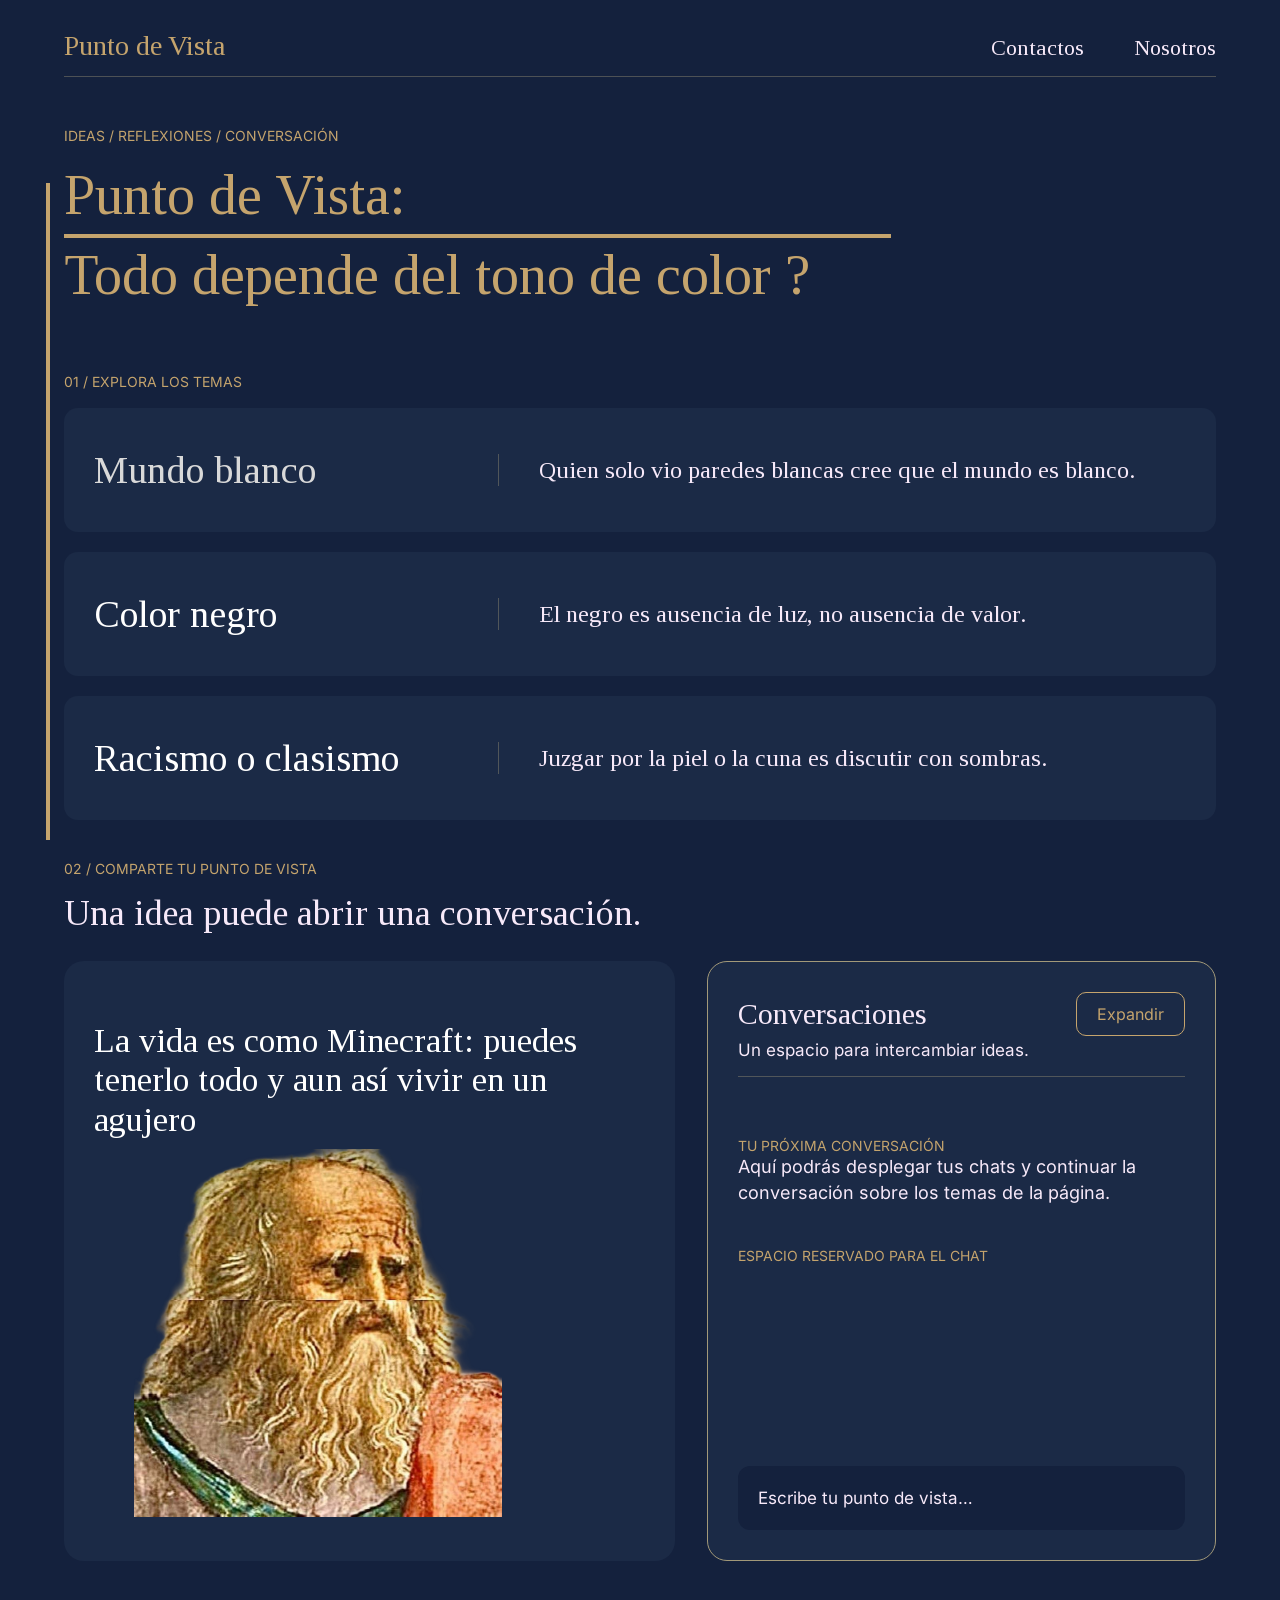
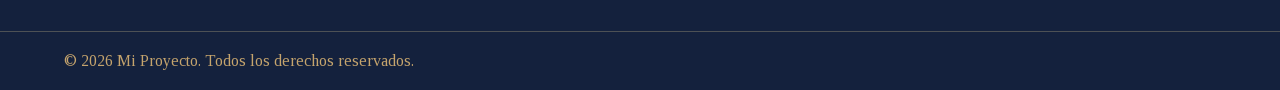
<file: index.html>
<!DOCTYPE html>
<html lang="es">
<head>
  <meta charset="UTF-8">
  <meta name="viewport" content="width=device-width, initial-scale=1">
  <title>Punto de Vista</title>
  <meta name="description" content="Punto de Vista: ¿todo depende del tono de color? Ideas, reflexiones y conversación desde la filosofía clásica.">
  <link rel="stylesheet" href="css/styles.css">
</head>
<body>
  <div class="contenedor">
    <nav class="nav" aria-label="Principal">
      <a class="marca" href="index.html">Punto de Vista</a>
      <ul>
        <li><a href="contactos.html">Contactos</a></li>
        <li><a href="nosotros.html">Nosotros</a></li>
      </ul>
    </nav>

    <main>
      <div class="eje">
        <header class="hero">
          <span class="etiqueta">Ideas / Reflexiones / Conversación</span>
          <h1><span class="l1">Punto de Vista:</span> Todo depende del tono de color ?</h1>
        </header>

        <section class="seccion" aria-labelledby="s1">
          <span class="etiqueta" id="s1">01 / Explora los temas</span>
          <div class="temas">
            <article class="tema">
              <a class="boton" href="mundo-blanco.html">Mundo blanco</a>
              <p>Quien solo vio paredes blancas cree que el mundo es blanco.</p>
            </article>
            <article class="tema">
              <a class="boton" href="color-negro.html">Color negro</a>
              <p>El negro es ausencia de luz, no ausencia de valor.</p>
            </article>
            <article class="tema">
              <a class="boton" href="racismo-clasismo.html">Racismo o clasismo</a>
              <p>Juzgar por la piel o la cuna es discutir con sombras.</p>
            </article>
          </div>
        </section>
      </div>

      <section class="seccion" aria-labelledby="s2">
          <span class="etiqueta" id="s2">02 / Comparte tu punto de vista</span>
          <h2 class="lema">Una idea puede abrir una conversación.</h2>

          <div class="dos-paneles">
            <!-- Reflexión destacada -->
            <div class="panel">
              <div class="carrusel" aria-label="Para reflexionar">
                <div class="slide activa">
                  <p>La vida es como Minecraft: puedes tenerlo todo y aun así vivir en un agujero</p>
                  <div class="imagen"><img src="img/filosofo.png" alt="Rostro de un filósofo antiguo"></div>
                </div>
                <div class="slide">
                  <p>El ser humano es el único animal que paga por existir</p>
                  <div class="imagen"><img src="img/filosofo.png" alt="Rostro de un filósofo antiguo"></div>
                </div>

                <div class="slide">
                  <p>¿Y si quienes gobiernan nuestra aldea no son los más preparados?</p>
                  <div class="imagen"><img src="img/filosofo.png" alt="Rostro de un filósofo antiguo"></div>
                </div>
              </div>
            </div>

            <!-- Chats · espacio para expansión -->
            <div class="panel chats" id="chats">
              <div class="chats-cab">
                <h2>Conversaciones</h2>
                <button class="btn-expandir" id="btn-chats" type="button" aria-expanded="false" aria-controls="chats">Expandir</button>
              </div>
              <p class="sub">Un espacio para intercambiar ideas.</p>

              <div class="chats-cuerpo">
                <span class="etiqueta">Tu próxima conversación</span>
                <p>Aquí podrás desplegar tus chats y continuar la conversación sobre los temas de la página.</p>
                <span class="etiqueta reservado">Espacio reservado para el chat</span>
                <a class="entrada" href="chats.html">Escribe tu punto de vista…</a>
              </div>
            </div>
          </div>
        </section>
      </main>
  </div>

  <footer class="pie linea">
    <span class="copy">© 2026 Mi Proyecto. Todos los derechos reservados.</span>
  </footer>

  <script src="js/main.js"></script>
</body>
</html>
</file>
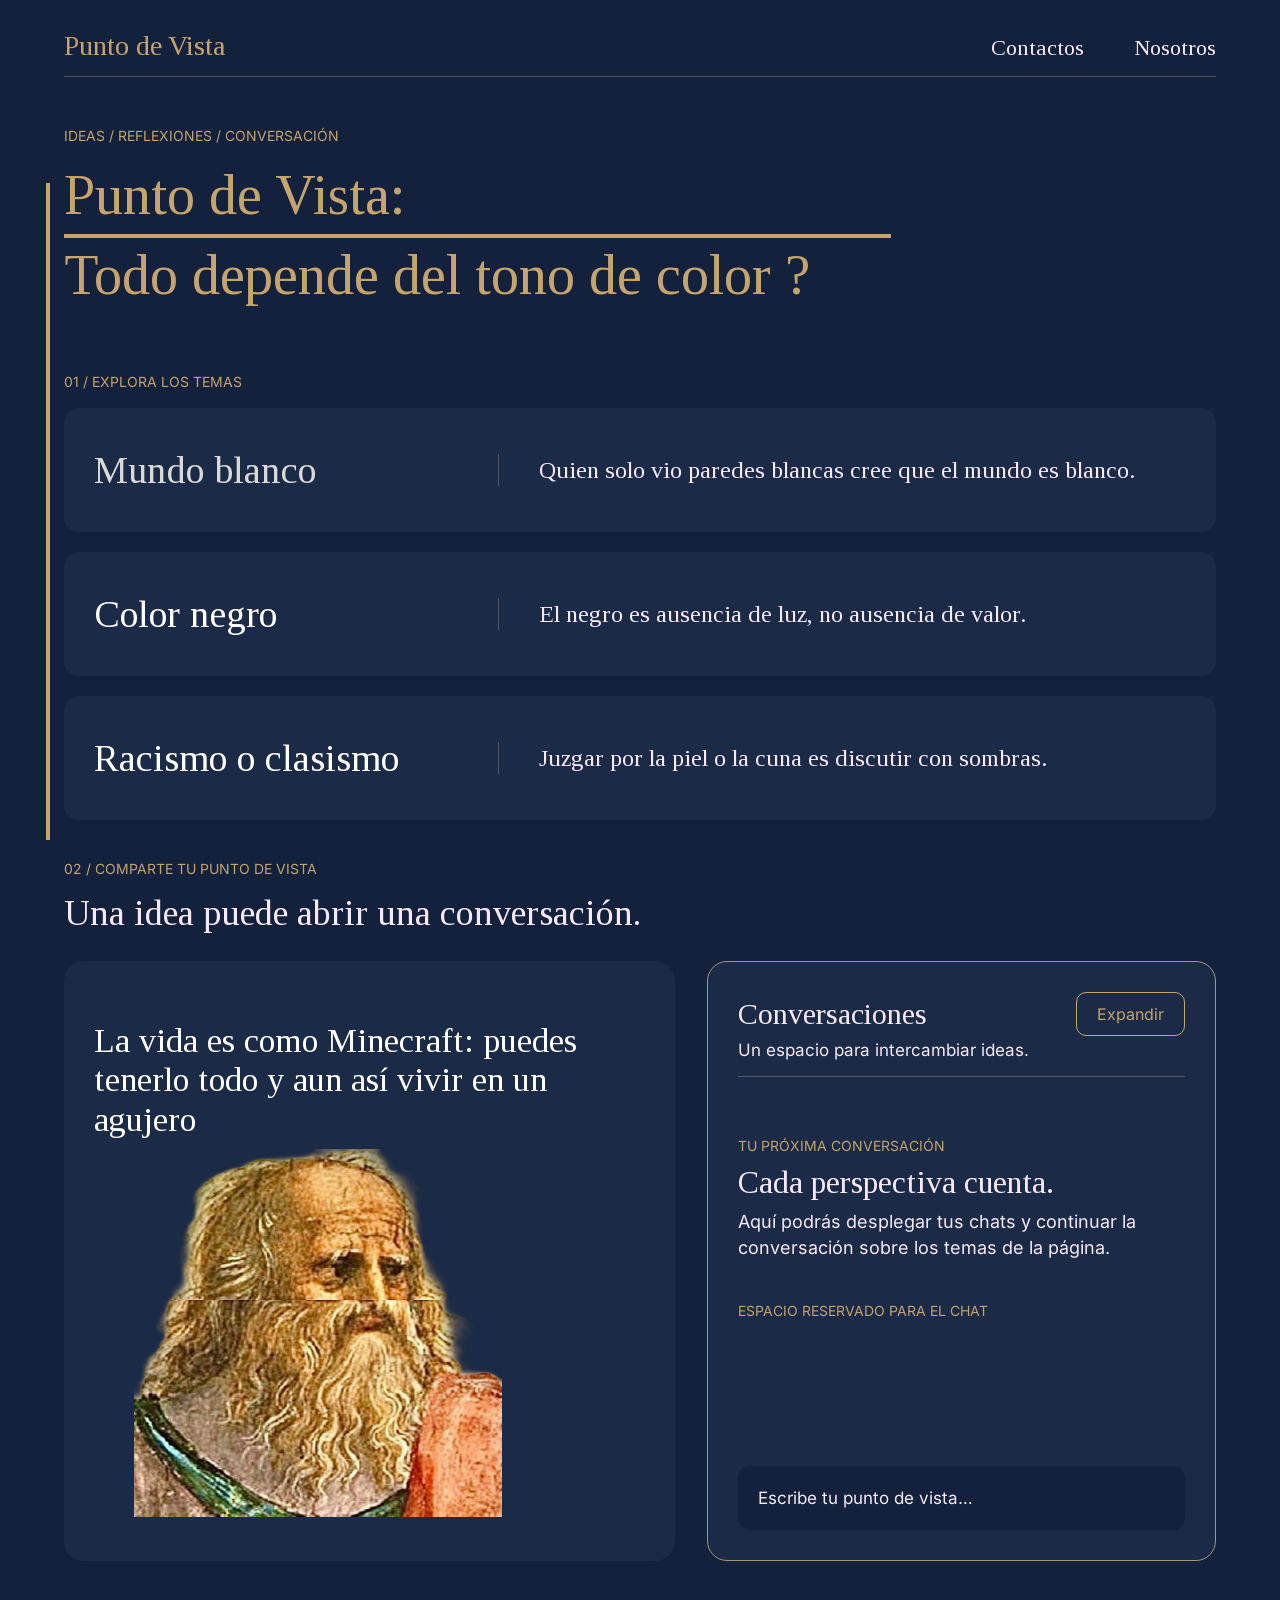
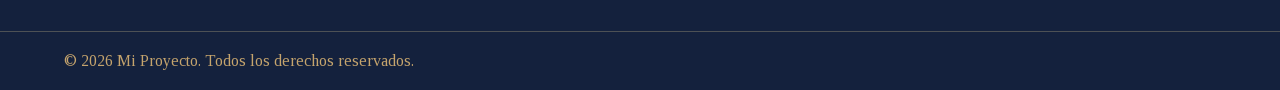
<file: pages/index.html>
<!DOCTYPE html>
<html lang="es">
<head>
  <meta charset="UTF-8">
  <meta name="viewport" content="width=device-width, initial-scale=1">
  <title>Punto de Vista</title>
  <meta name="description" content="Punto de Vista: ¿todo depende del tono de color? Ideas, reflexiones y conversación desde la filosofía clásica.">
  <link rel="stylesheet" href="css/styles.css">
</head>
<body>
  <div class="contenedor">
    <nav class="nav" aria-label="Principal">
      <a class="marca" href="index.html">Punto de Vista</a>
      <ul>
        <li><a href="contactos.html">Contactos</a></li>
        <li><a href="nosotros.html">Nosotros</a></li>
      </ul>
    </nav>

    <main>
      <div class="eje">
        <header class="hero">
          <span class="etiqueta">Ideas / Reflexiones / Conversación</span>
          <h1><span class="l1">Punto de Vista:</span> Todo depende del tono de color ?</h1>
        </header>

        <section class="seccion" aria-labelledby="s1">
          <span class="etiqueta" id="s1">01 / Explora los temas</span>
          <div class="temas">
            <article class="tema">
              <a class="boton" href="mundo-blanco.html">Mundo blanco</a>
              <p>Quien solo vio paredes blancas cree que el mundo es blanco.</p>
            </article>
            <article class="tema">
              <a class="boton" href="color-negro.html">Color negro</a>
              <p>El negro es ausencia de luz, no ausencia de valor.</p>
            </article>
            <article class="tema">
              <a class="boton" href="racismo-clasismo.html">Racismo o clasismo</a>
              <p>Juzgar por la piel o la cuna es discutir con sombras.</p>
            </article>
          </div>
        </section>
      </div>

      <section class="seccion" aria-labelledby="s2">
          <span class="etiqueta" id="s2">02 / Comparte tu punto de vista</span>
          <h2 class="lema">Una idea puede abrir una conversación.</h2>

          <div class="dos-paneles">
            <!-- Reflexión destacada -->
            <div class="panel">
              <div class="carrusel" aria-label="Para reflexionar">
                <div class="slide activa">
                  <p>La vida es como Minecraft: puedes tenerlo todo y aun así vivir en un agujero</p>
                  <div class="imagen"><img src="img/filosofo.png" alt="Rostro de un filósofo antiguo"></div>
                </div>
                <div class="slide">
                  <p>El ser humano es el único animal que paga por existir</p>
                  <div class="imagen"><img src="img/filosofo.png" alt="Rostro de un filósofo antiguo"></div>
                </div>

                <div class="slide">
                  <p>¿Y si quienes gobiernan nuestra aldea no son los más preparados?</p>
                  <div class="imagen"><img src="img/filosofo.png" alt="Rostro de un filósofo antiguo"></div>
                </div>
              </div>
            </div>

            <!-- Chats · espacio para expansión -->
            <div class="panel chats" id="chats">
              <div class="chats-cab">
                <h2>Conversaciones</h2>
                <button class="btn-expandir" id="btn-chats" type="button" aria-expanded="false" aria-controls="chats">Expandir</button>
              </div>
              <p class="sub">Un espacio para intercambiar ideas.</p>

              <div class="chats-cuerpo">
                <span class="etiqueta">Tu próxima conversación</span>
                <h3>Cada perspectiva cuenta.</h3>
                <p>Aquí podrás desplegar tus chats y continuar la conversación sobre los temas de la página.</p>
                <span class="etiqueta reservado">Espacio reservado para el chat</span>
                <div class="entrada" role="note">Escribe tu punto de vista…</div>
              </div>
            </div>
          </div>
        </section>
      </main>
  </div>

  <footer class="pie linea">
    <span class="copy">© 2026 Mi Proyecto. Todos los derechos reservados.</span>
  </footer>

  <script src="js/main.js"></script>
</body>
</html>
</file>
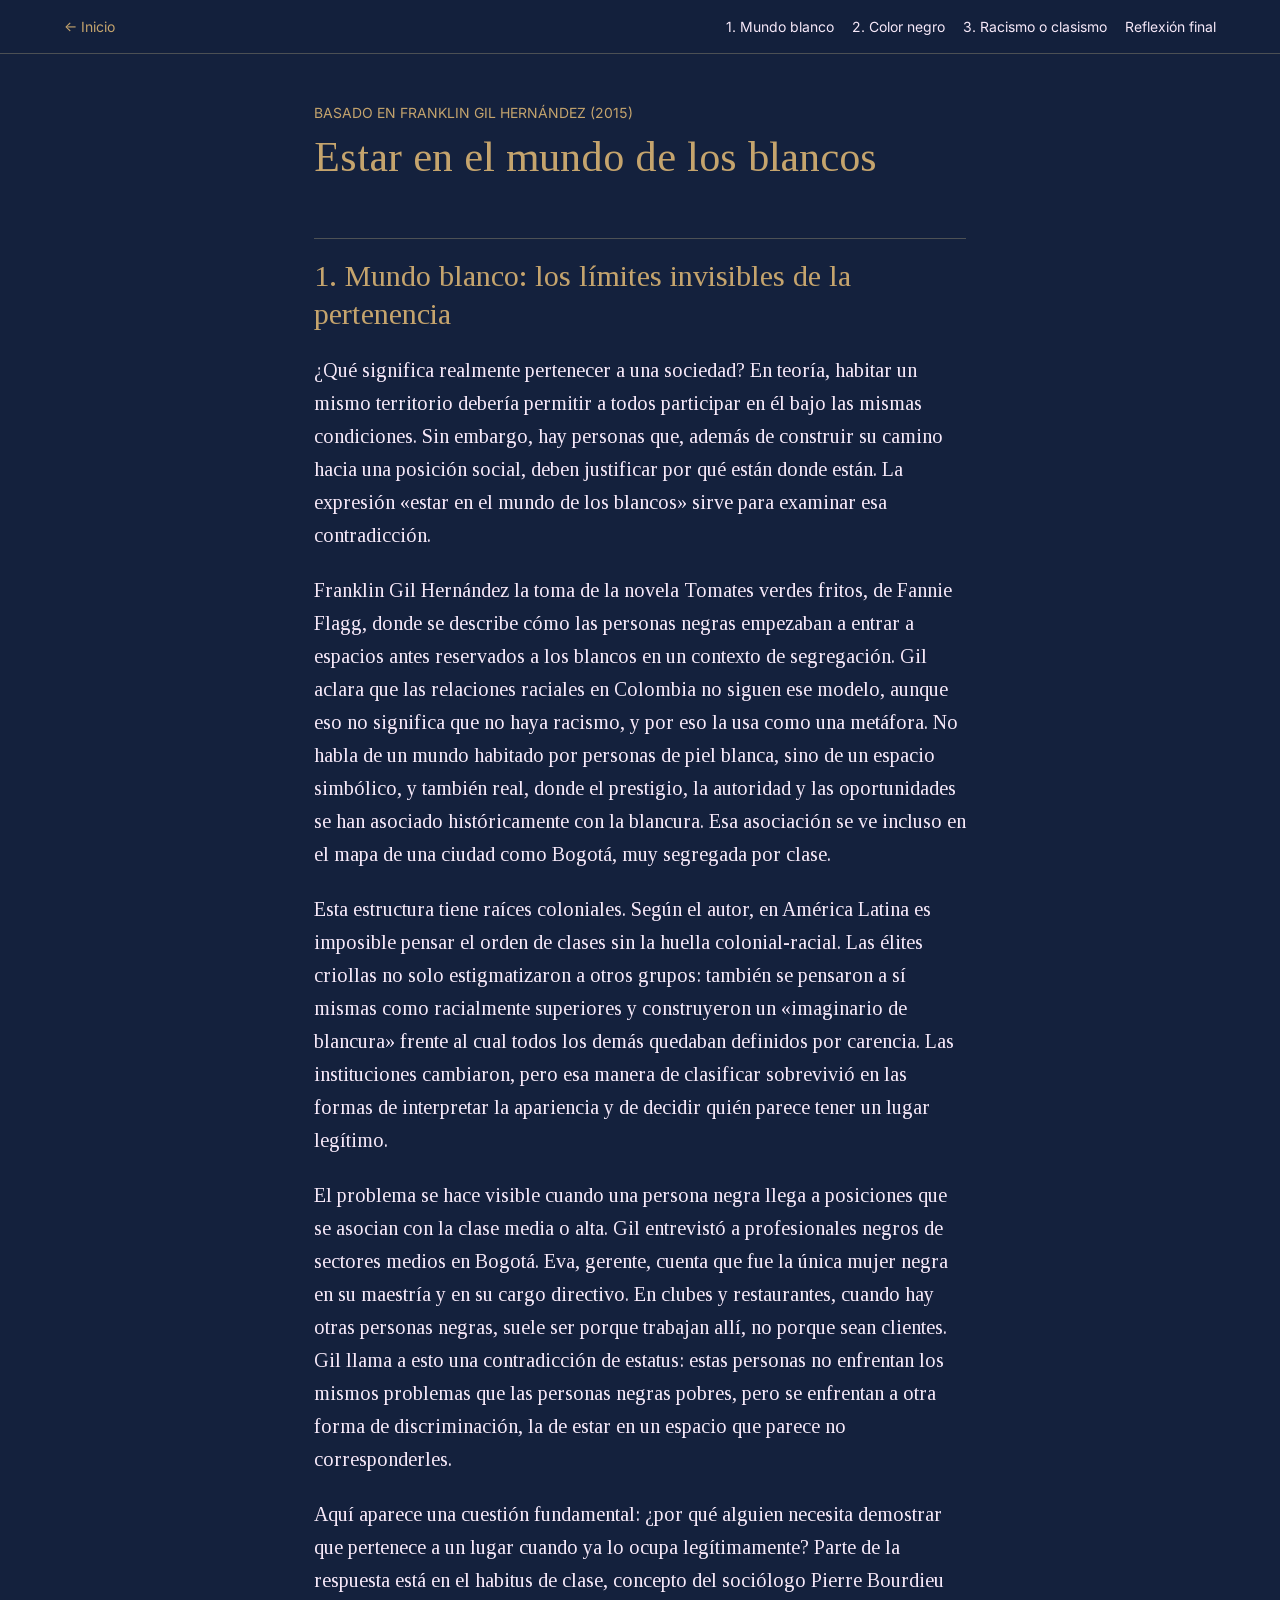
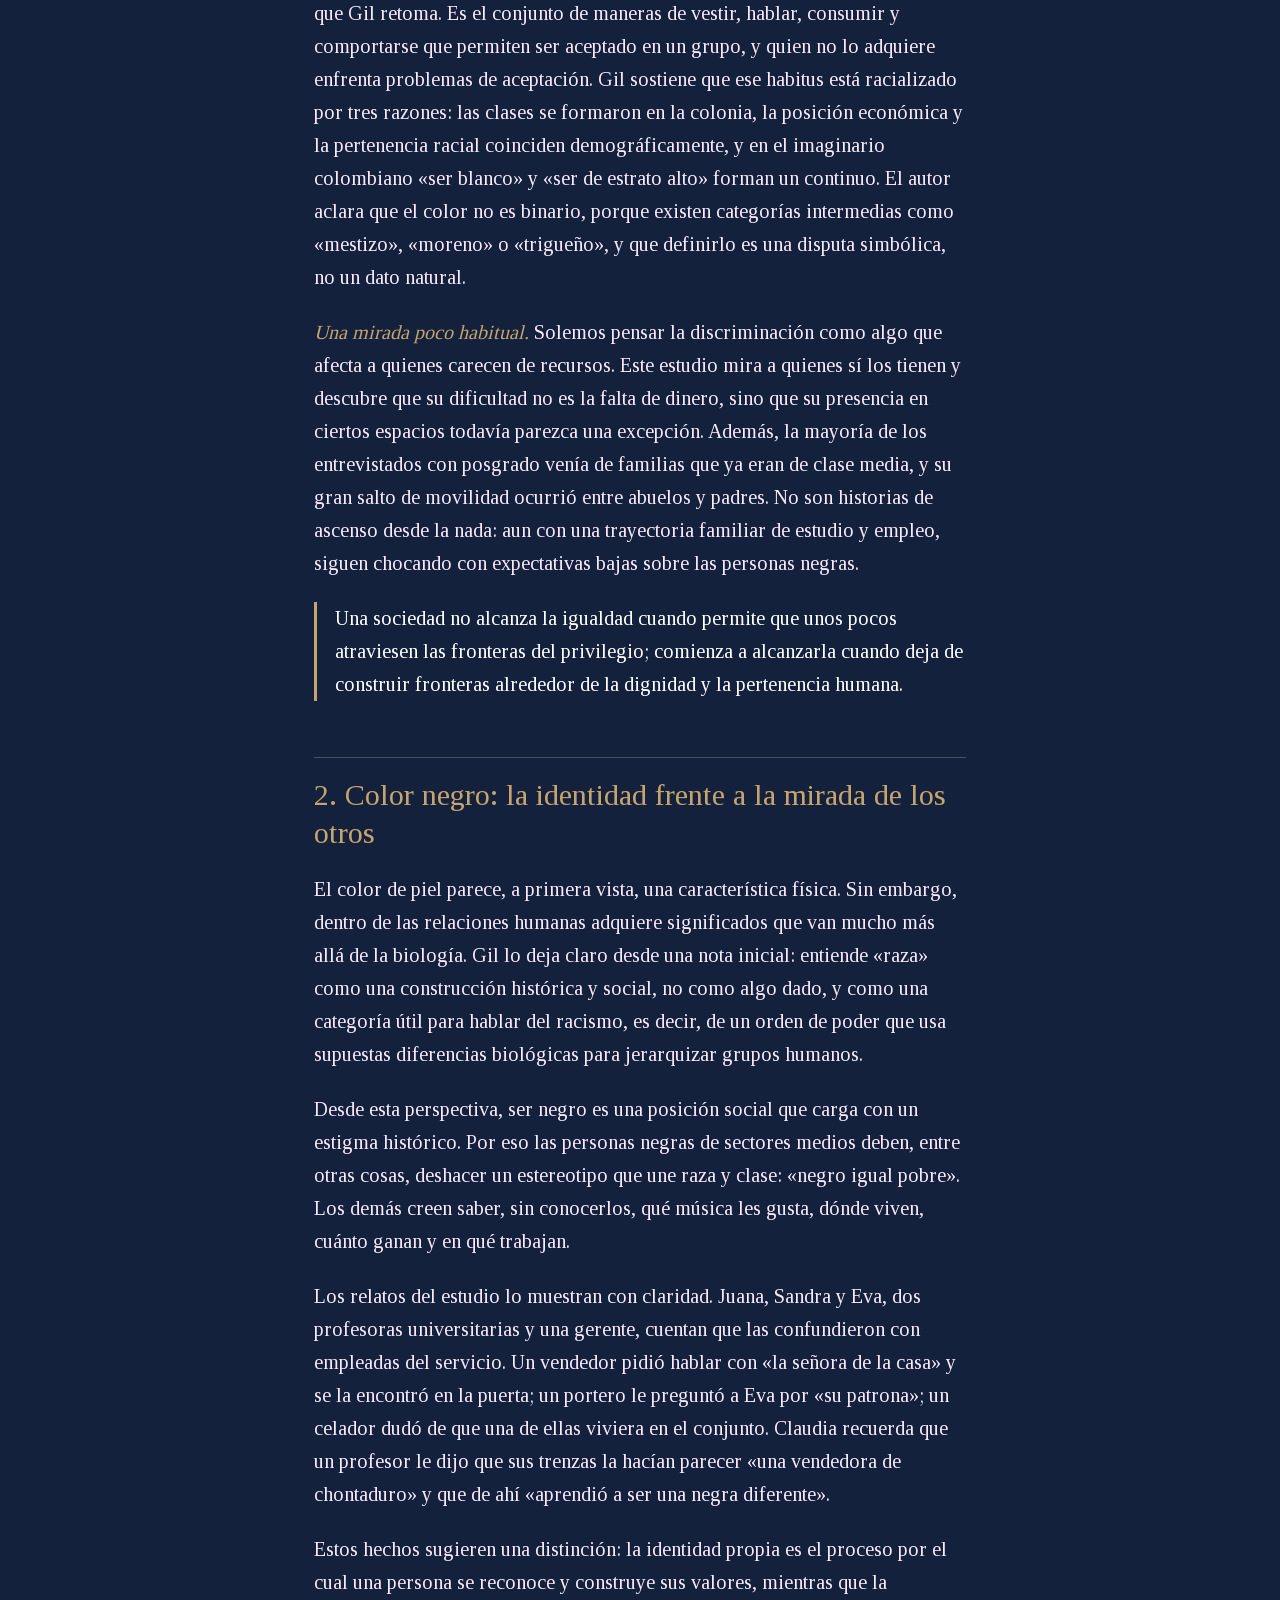
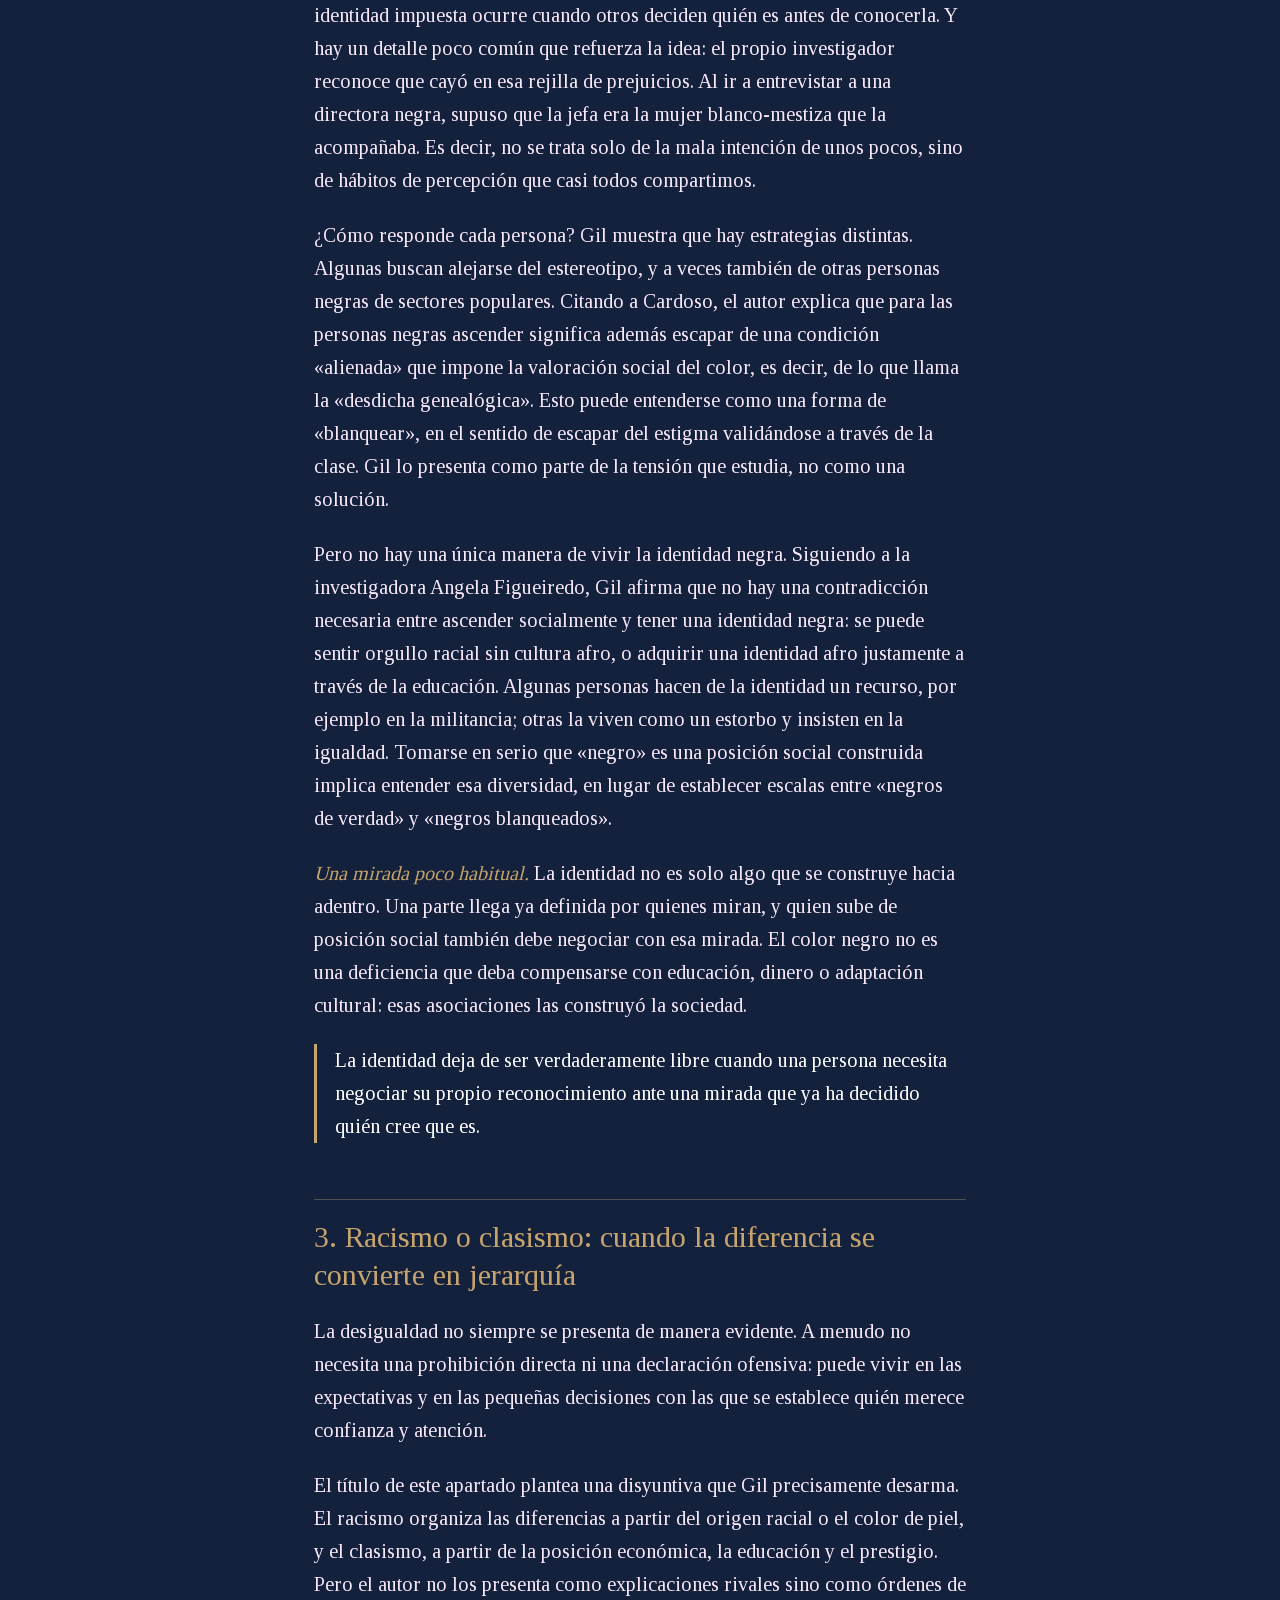
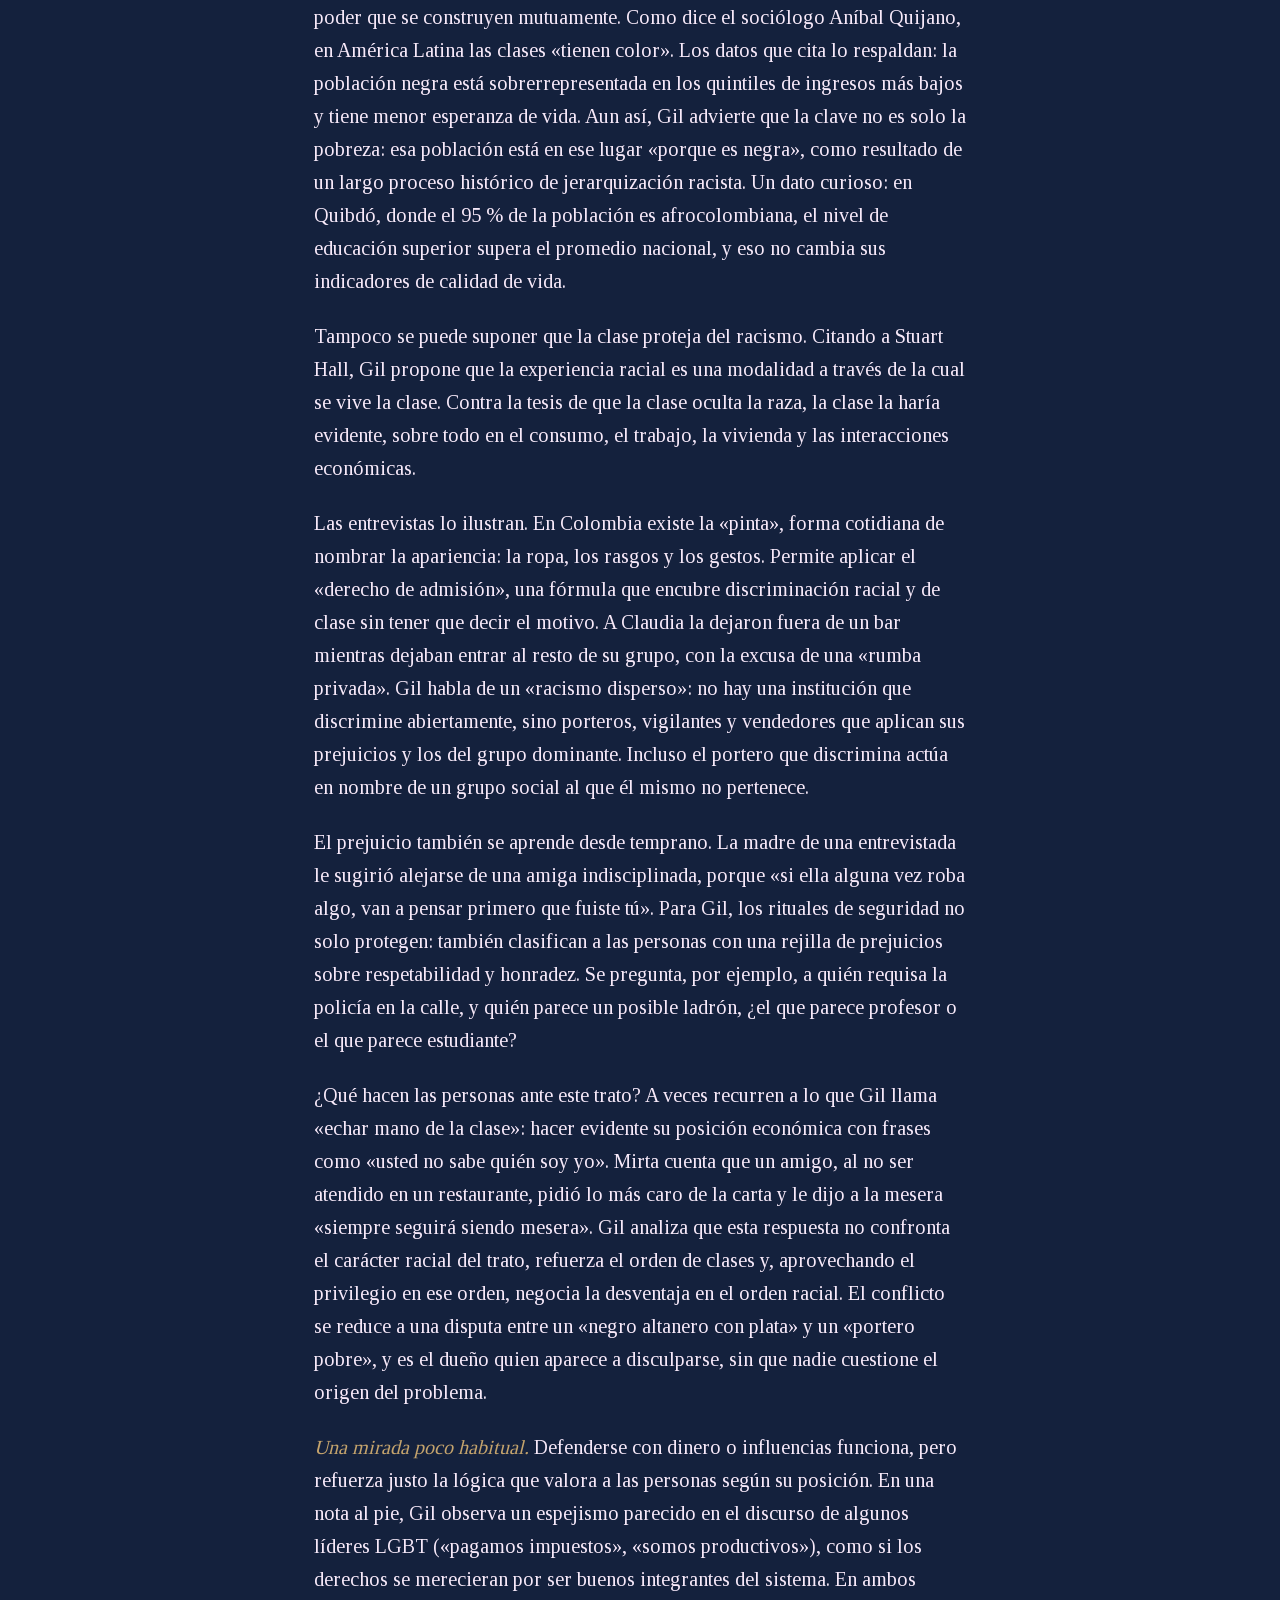
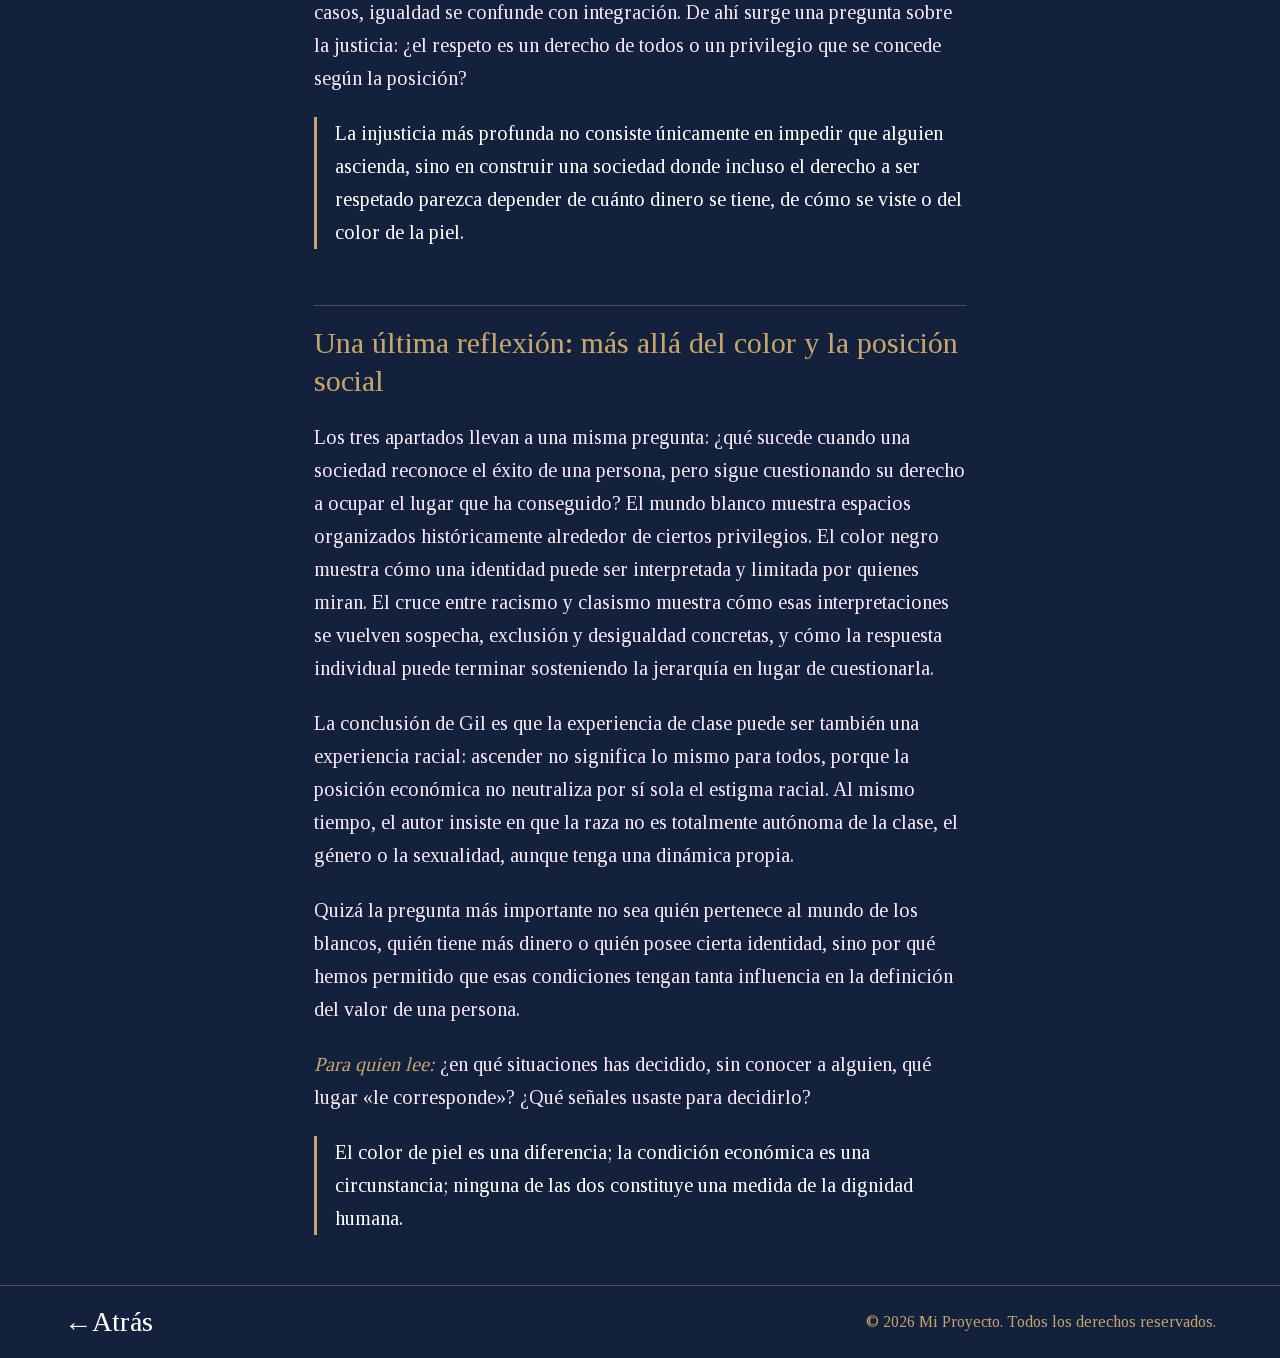
<file: articulo.html>
<!DOCTYPE html>
<html lang="es">
<head>
  <meta charset="UTF-8">
  <meta name="viewport" content="width=device-width, initial-scale=1">
  <title>Artículo · Punto de Vista</title>
  <link rel="stylesheet" href="css/styles.css">
</head>
<body>
  <nav class="indice" aria-label="Índice del artículo">
    <a class="inicio" href="index.html">← Inicio</a>
    <a href="#mundo-blanco">1. Mundo blanco</a>
    <a href="#color-negro">2. Color negro</a>
    <a href="#racismo-clasismo">3. Racismo o clasismo</a>
    <a href="#reflexion-final">Reflexión final</a>
  </nav>

  <main>
    <article class="articulo contenedor">
      <span class="autor">Basado en Franklin Gil Hernández (2015)</span>
      <h1>Estar en el mundo de los blancos</h1>

      <h2 id="mundo-blanco">1. Mundo blanco: los límites invisibles de la pertenencia</h2>
      <p>¿Qué significa realmente pertenecer a una sociedad? En teoría, habitar un mismo territorio debería permitir a todos participar en él bajo las mismas condiciones. Sin embargo, hay personas que, además de construir su camino hacia una posición social, deben justificar por qué están donde están. La expresión «estar en el mundo de los blancos» sirve para examinar esa contradicción.</p>
      <p>Franklin Gil Hernández la toma de la novela Tomates verdes fritos, de Fannie Flagg, donde se describe cómo las personas negras empezaban a entrar a espacios antes reservados a los blancos en un contexto de segregación. Gil aclara que las relaciones raciales en Colombia no siguen ese modelo, aunque eso no significa que no haya racismo, y por eso la usa como una metáfora. No habla de un mundo habitado por personas de piel blanca, sino de un espacio simbólico, y también real, donde el prestigio, la autoridad y las oportunidades se han asociado históricamente con la blancura. Esa asociación se ve incluso en el mapa de una ciudad como Bogotá, muy segregada por clase.</p>
      <p>Esta estructura tiene raíces coloniales. Según el autor, en América Latina es imposible pensar el orden de clases sin la huella colonial-racial. Las élites criollas no solo estigmatizaron a otros grupos: también se pensaron a sí mismas como racialmente superiores y construyeron un «imaginario de blancura» frente al cual todos los demás quedaban definidos por carencia. Las instituciones cambiaron, pero esa manera de clasificar sobrevivió en las formas de interpretar la apariencia y de decidir quién parece tener un lugar legítimo.</p>
      <p>El problema se hace visible cuando una persona negra llega a posiciones que se asocian con la clase media o alta. Gil entrevistó a profesionales negros de sectores medios en Bogotá. Eva, gerente, cuenta que fue la única mujer negra en su maestría y en su cargo directivo. En clubes y restaurantes, cuando hay otras personas negras, suele ser porque trabajan allí, no porque sean clientes. Gil llama a esto una contradicción de estatus: estas personas no enfrentan los mismos problemas que las personas negras pobres, pero se enfrentan a otra forma de discriminación, la de estar en un espacio que parece no corresponderles.</p>
      <p>Aquí aparece una cuestión fundamental: ¿por qué alguien necesita demostrar que pertenece a un lugar cuando ya lo ocupa legítimamente? Parte de la respuesta está en el habitus de clase, concepto del sociólogo Pierre Bourdieu que Gil retoma. Es el conjunto de maneras de vestir, hablar, consumir y comportarse que permiten ser aceptado en un grupo, y quien no lo adquiere enfrenta problemas de aceptación. Gil sostiene que ese habitus está racializado por tres razones: las clases se formaron en la colonia, la posición económica y la pertenencia racial coinciden demográficamente, y en el imaginario colombiano «ser blanco» y «ser de estrato alto» forman un continuo. El autor aclara que el color no es binario, porque existen categorías intermedias como «mestizo», «moreno» o «trigueño», y que definirlo es una disputa simbólica, no un dato natural.</p>
      <p><span class="destaque">Una mirada poco habitual.</span> Solemos pensar la discriminación como algo que afecta a quienes carecen de recursos. Este estudio mira a quienes sí los tienen y descubre que su dificultad no es la falta de dinero, sino que su presencia en ciertos espacios todavía parezca una excepción. Además, la mayoría de los entrevistados con posgrado venía de familias que ya eran de clase media, y su gran salto de movilidad ocurrió entre abuelos y padres. No son historias de ascenso desde la nada: aun con una trayectoria familiar de estudio y empleo, siguen chocando con expectativas bajas sobre las personas negras.</p>
      <p class="cierre">Una sociedad no alcanza la igualdad cuando permite que unos pocos atraviesen las fronteras del privilegio; comienza a alcanzarla cuando deja de construir fronteras alrededor de la dignidad y la pertenencia humana.</p>

      <h2 id="color-negro">2. Color negro: la identidad frente a la mirada de los otros</h2>
      <p>El color de piel parece, a primera vista, una característica física. Sin embargo, dentro de las relaciones humanas adquiere significados que van mucho más allá de la biología. Gil lo deja claro desde una nota inicial: entiende «raza» como una construcción histórica y social, no como algo dado, y como una categoría útil para hablar del racismo, es decir, de un orden de poder que usa supuestas diferencias biológicas para jerarquizar grupos humanos.</p>
      <p>Desde esta perspectiva, ser negro es una posición social que carga con un estigma histórico. Por eso las personas negras de sectores medios deben, entre otras cosas, deshacer un estereotipo que une raza y clase: «negro igual pobre». Los demás creen saber, sin conocerlos, qué música les gusta, dónde viven, cuánto ganan y en qué trabajan.</p>
      <p>Los relatos del estudio lo muestran con claridad. Juana, Sandra y Eva, dos profesoras universitarias y una gerente, cuentan que las confundieron con empleadas del servicio. Un vendedor pidió hablar con «la señora de la casa» y se la encontró en la puerta; un portero le preguntó a Eva por «su patrona»; un celador dudó de que una de ellas viviera en el conjunto. Claudia recuerda que un profesor le dijo que sus trenzas la hacían parecer «una vendedora de chontaduro» y que de ahí «aprendió a ser una negra diferente».</p>
      <p>Estos hechos sugieren una distinción: la identidad propia es el proceso por el cual una persona se reconoce y construye sus valores, mientras que la identidad impuesta ocurre cuando otros deciden quién es antes de conocerla. Y hay un detalle poco común que refuerza la idea: el propio investigador reconoce que cayó en esa rejilla de prejuicios. Al ir a entrevistar a una directora negra, supuso que la jefa era la mujer blanco-mestiza que la acompañaba. Es decir, no se trata solo de la mala intención de unos pocos, sino de hábitos de percepción que casi todos compartimos.</p>
      <p>¿Cómo responde cada persona? Gil muestra que hay estrategias distintas. Algunas buscan alejarse del estereotipo, y a veces también de otras personas negras de sectores populares. Citando a Cardoso, el autor explica que para las personas negras ascender significa además escapar de una condición «alienada» que impone la valoración social del color, es decir, de lo que llama la «desdicha genealógica». Esto puede entenderse como una forma de «blanquear», en el sentido de escapar del estigma validándose a través de la clase. Gil lo presenta como parte de la tensión que estudia, no como una solución.</p>
      <p>Pero no hay una única manera de vivir la identidad negra. Siguiendo a la investigadora Angela Figueiredo, Gil afirma que no hay una contradicción necesaria entre ascender socialmente y tener una identidad negra: se puede sentir orgullo racial sin cultura afro, o adquirir una identidad afro justamente a través de la educación. Algunas personas hacen de la identidad un recurso, por ejemplo en la militancia; otras la viven como un estorbo y insisten en la igualdad. Tomarse en serio que «negro» es una posición social construida implica entender esa diversidad, en lugar de establecer escalas entre «negros de verdad» y «negros blanqueados».</p>
      <p><span class="destaque">Una mirada poco habitual.</span> La identidad no es solo algo que se construye hacia adentro. Una parte llega ya definida por quienes miran, y quien sube de posición social también debe negociar con esa mirada. El color negro no es una deficiencia que deba compensarse con educación, dinero o adaptación cultural: esas asociaciones las construyó la sociedad.</p>
      <p class="cierre">La identidad deja de ser verdaderamente libre cuando una persona necesita negociar su propio reconocimiento ante una mirada que ya ha decidido quién cree que es.</p>

      <h2 id="racismo-clasismo">3. Racismo o clasismo: cuando la diferencia se convierte en jerarquía</h2>
      <p>La desigualdad no siempre se presenta de manera evidente. A menudo no necesita una prohibición directa ni una declaración ofensiva: puede vivir en las expectativas y en las pequeñas decisiones con las que se establece quién merece confianza y atención.</p>
      <p>El título de este apartado plantea una disyuntiva que Gil precisamente desarma. El racismo organiza las diferencias a partir del origen racial o el color de piel, y el clasismo, a partir de la posición económica, la educación y el prestigio. Pero el autor no los presenta como explicaciones rivales sino como órdenes de poder que se construyen mutuamente. Como dice el sociólogo Aníbal Quijano, en América Latina las clases «tienen color». Los datos que cita lo respaldan: la población negra está sobrerrepresentada en los quintiles de ingresos más bajos y tiene menor esperanza de vida. Aun así, Gil advierte que la clave no es solo la pobreza: esa población está en ese lugar «porque es negra», como resultado de un largo proceso histórico de jerarquización racista. Un dato curioso: en Quibdó, donde el 95 % de la población es afrocolombiana, el nivel de educación superior supera el promedio nacional, y eso no cambia sus indicadores de calidad de vida.</p>
      <p>Tampoco se puede suponer que la clase proteja del racismo. Citando a Stuart Hall, Gil propone que la experiencia racial es una modalidad a través de la cual se vive la clase. Contra la tesis de que la clase oculta la raza, la clase la haría evidente, sobre todo en el consumo, el trabajo, la vivienda y las interacciones económicas.</p>
      <p>Las entrevistas lo ilustran. En Colombia existe la «pinta», forma cotidiana de nombrar la apariencia: la ropa, los rasgos y los gestos. Permite aplicar el «derecho de admisión», una fórmula que encubre discriminación racial y de clase sin tener que decir el motivo. A Claudia la dejaron fuera de un bar mientras dejaban entrar al resto de su grupo, con la excusa de una «rumba privada». Gil habla de un «racismo disperso»: no hay una institución que discrimine abiertamente, sino porteros, vigilantes y vendedores que aplican sus prejuicios y los del grupo dominante. Incluso el portero que discrimina actúa en nombre de un grupo social al que él mismo no pertenece.</p>
      <p>El prejuicio también se aprende desde temprano. La madre de una entrevistada le sugirió alejarse de una amiga indisciplinada, porque «si ella alguna vez roba algo, van a pensar primero que fuiste tú». Para Gil, los rituales de seguridad no solo protegen: también clasifican a las personas con una rejilla de prejuicios sobre respetabilidad y honradez. Se pregunta, por ejemplo, a quién requisa la policía en la calle, y quién parece un posible ladrón, ¿el que parece profesor o el que parece estudiante?</p>
      <p>¿Qué hacen las personas ante este trato? A veces recurren a lo que Gil llama «echar mano de la clase»: hacer evidente su posición económica con frases como «usted no sabe quién soy yo». Mirta cuenta que un amigo, al no ser atendido en un restaurante, pidió lo más caro de la carta y le dijo a la mesera «siempre seguirá siendo mesera». Gil analiza que esta respuesta no confronta el carácter racial del trato, refuerza el orden de clases y, aprovechando el privilegio en ese orden, negocia la desventaja en el orden racial. El conflicto se reduce a una disputa entre un «negro altanero con plata» y un «portero pobre», y es el dueño quien aparece a disculparse, sin que nadie cuestione el origen del problema.</p>
      <p><span class="destaque">Una mirada poco habitual.</span> Defenderse con dinero o influencias funciona, pero refuerza justo la lógica que valora a las personas según su posición. En una nota al pie, Gil observa un espejismo parecido en el discurso de algunos líderes LGBT («pagamos impuestos», «somos productivos»), como si los derechos se merecieran por ser buenos integrantes del sistema. En ambos casos, igualdad se confunde con integración. De ahí surge una pregunta sobre la justicia: ¿el respeto es un derecho de todos o un privilegio que se concede según la posición?</p>
      <p class="cierre">La injusticia más profunda no consiste únicamente en impedir que alguien ascienda, sino en construir una sociedad donde incluso el derecho a ser respetado parezca depender de cuánto dinero se tiene, de cómo se viste o del color de la piel.</p>

      <h2 id="reflexion-final">Una última reflexión: más allá del color y la posición social</h2>
      <p>Los tres apartados llevan a una misma pregunta: ¿qué sucede cuando una sociedad reconoce el éxito de una persona, pero sigue cuestionando su derecho a ocupar el lugar que ha conseguido? El mundo blanco muestra espacios organizados históricamente alrededor de ciertos privilegios. El color negro muestra cómo una identidad puede ser interpretada y limitada por quienes miran. El cruce entre racismo y clasismo muestra cómo esas interpretaciones se vuelven sospecha, exclusión y desigualdad concretas, y cómo la respuesta individual puede terminar sosteniendo la jerarquía en lugar de cuestionarla.</p>
      <p>La conclusión de Gil es que la experiencia de clase puede ser también una experiencia racial: ascender no significa lo mismo para todos, porque la posición económica no neutraliza por sí sola el estigma racial. Al mismo tiempo, el autor insiste en que la raza no es totalmente autónoma de la clase, el género o la sexualidad, aunque tenga una dinámica propia.</p>
      <p>Quizá la pregunta más importante no sea quién pertenece al mundo de los blancos, quién tiene más dinero o quién posee cierta identidad, sino por qué hemos permitido que esas condiciones tengan tanta influencia en la definición del valor de una persona.</p>
      <p><span class="destaque">Para quien lee:</span> ¿en qué situaciones has decidido, sin conocer a alguien, qué lugar «le corresponde»? ¿Qué señales usaste para decidirlo?</p>
      <p class="cierre">El color de piel es una diferencia; la condición económica es una circunstancia; ninguna de las dos constituye una medida de la dignidad humana.</p>
    </article>
  </main>

  <footer class="pie linea interior">
    <a href="racismo-clasismo.html">←Atrás</a>
    <span class="copy">© 2026 Mi Proyecto. Todos los derechos reservados.</span>
  </footer>
</body>
</html>
</file>
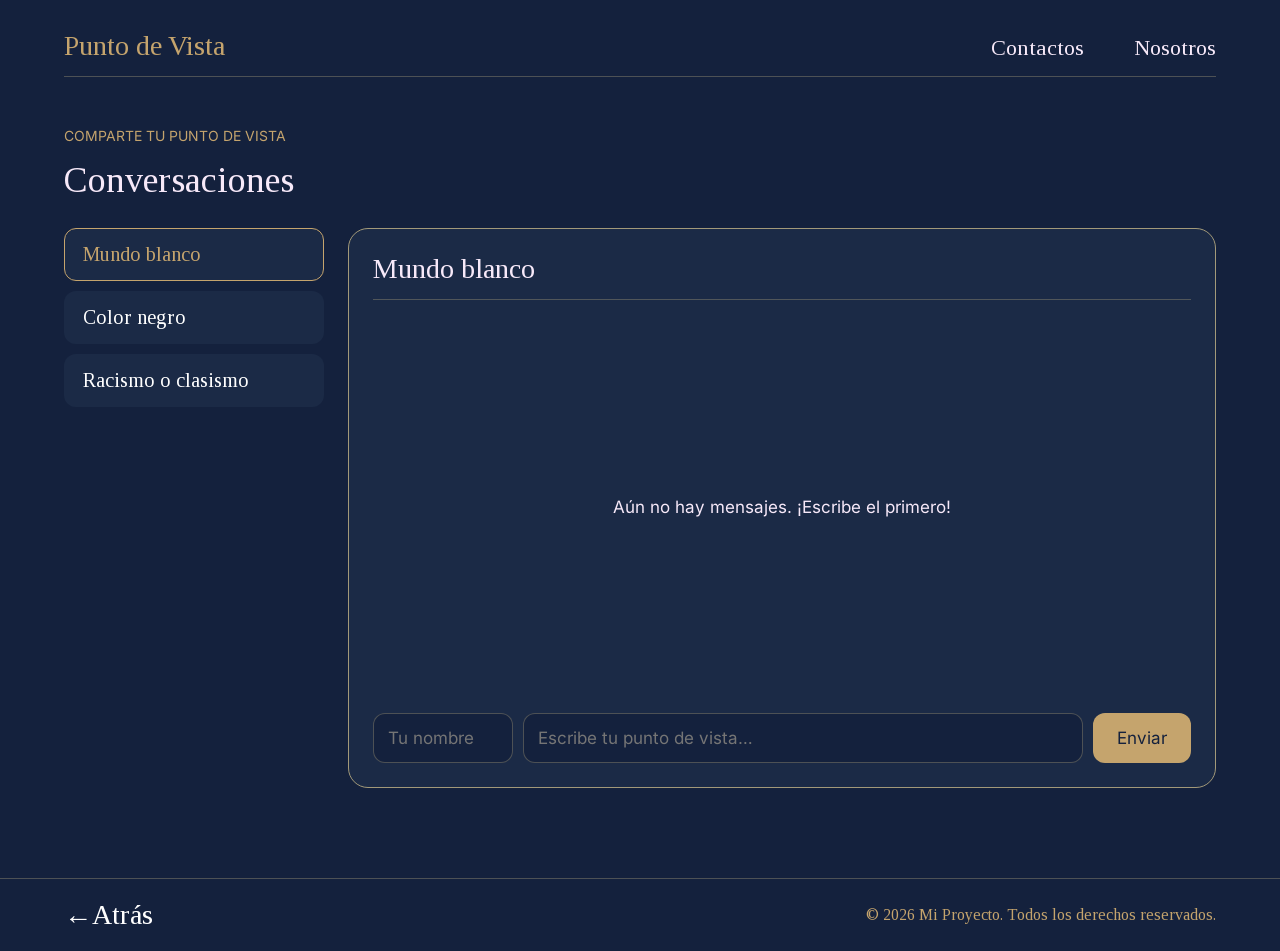
<file: chats.html>
<!DOCTYPE html>
<html lang="es">
<head>
  <meta charset="UTF-8">
  <meta name="viewport" content="width=device-width, initial-scale=1">
  <title>Conversaciones · Punto de Vista</title>
  <link rel="stylesheet" href="css/styles.css">
</head>
<body>
  <div class="contenedor">
    <nav class="nav" aria-label="Principal">
      <a class="marca" href="index.html">Punto de Vista</a>
      <ul>
        <li><a href="contactos.html">Contactos</a></li>
        <li><a href="nosotros.html">Nosotros</a></li>
      </ul>
    </nav>

    <main>
      <span class="etiqueta">Comparte tu punto de vista</span>
      <h1 class="lema">Conversaciones</h1>

      <div class="chat">
        <!-- Lista de temas -->
        <div class="chat-temas" id="temas">
          <button type="button" class="activo" data-tema="Mundo blanco">Mundo blanco</button>
          <button type="button" data-tema="Color negro">Color negro</button>
          <button type="button" data-tema="Racismo o clasismo">Racismo o clasismo</button>
        </div>

        <!-- Mensajes y formulario -->
        <div class="chat-caja">
          <h2 id="titulo-chat">Mundo blanco</h2>
          <div class="mensajes" id="mensajes"></div>

          <form class="chat-form" id="form">
            <input type="text" id="nombre" placeholder="Tu nombre" maxlength="20" required>
            <input type="text" id="texto" placeholder="Escribe tu punto de vista…" maxlength="300" required>
            <button type="submit">Enviar</button>
          </form>
        </div>
      </div>
    </main>
  </div>

  <footer class="pie linea">
    <a href="index.html">←Atrás</a>
    <span class="copy">© 2026 Mi Proyecto. Todos los derechos reservados.</span>
  </footer>

  <script src="js/chat.js"></script>
</body>
</html>
</file>
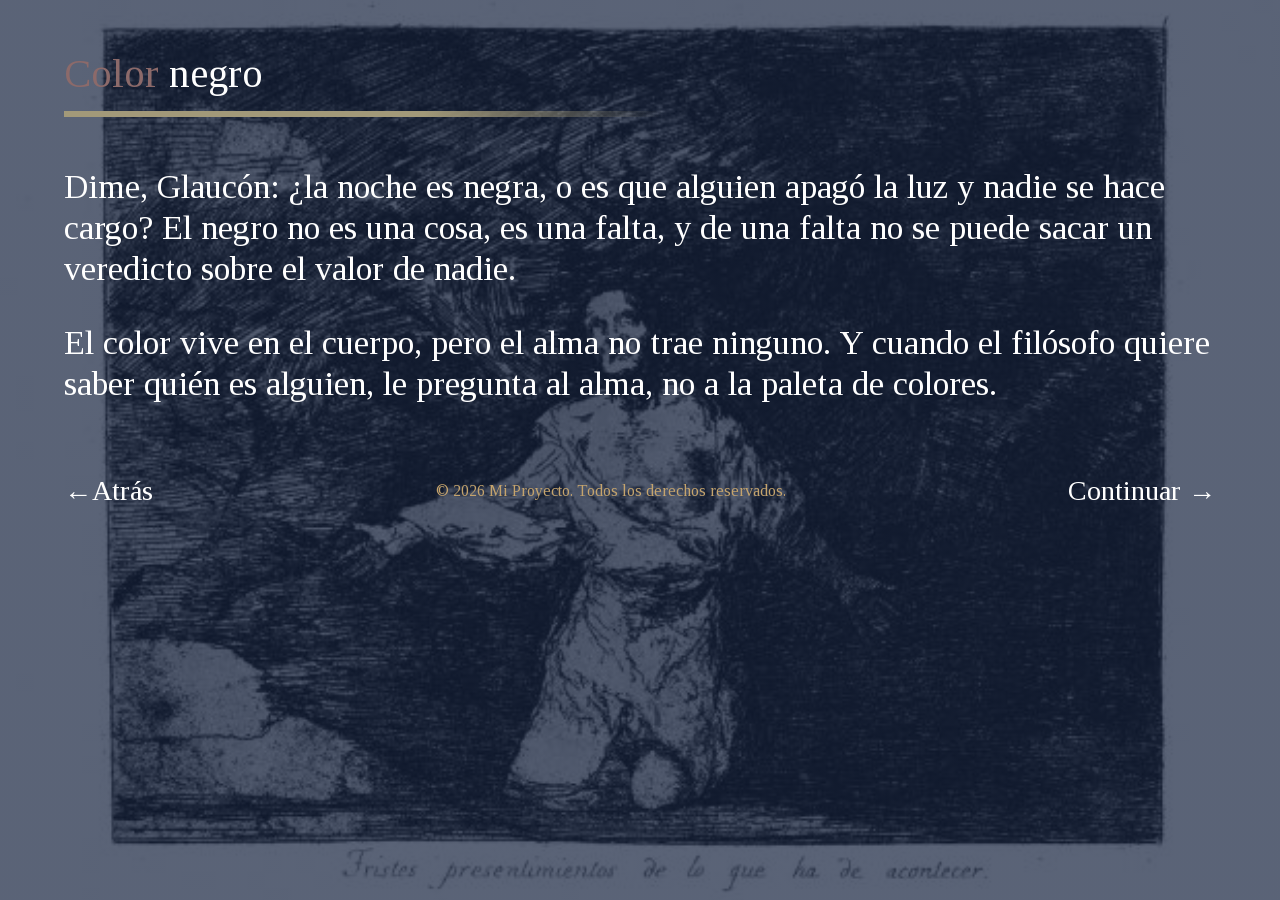
<file: color-negro.html>
<!DOCTYPE html>
<html lang="es">
<head>
  <meta charset="UTF-8">
  <meta name="viewport" content="width=device-width, initial-scale=1">
  <title>Color negro · Punto de Vista</title>
  <link rel="stylesheet" href="css/styles.css">
</head>
<body class="fondo fondo-negro">
  <div class="contenedor">
    <header class="encabezado">
      <h1 class="titulo"><span class="tenue">Color</span> negro</h1>
      <span class="barra"></span>
    </header>

    <main>
      <div class="texto">
        <p>Dime, Glaucón: ¿la noche es negra, o es que alguien apagó la luz y nadie se hace cargo? El negro no es una cosa, es una falta, y de una falta no se puede sacar un veredicto sobre el valor de nadie.</p>
        <p>El color vive en el cuerpo, pero el alma no trae ninguno. Y cuando el filósofo quiere saber quién es alguien, le pregunta al alma, no a la paleta de colores.</p>
      </div>
    </main>
  </div>

  <footer class="pie interior">
    <a href="mundo-blanco.html">←Atrás</a>
    <span class="copy">© 2026 Mi Proyecto. Todos los derechos reservados.</span>
    <a href="racismo-clasismo.html">Continuar →</a>
  </footer>
</body>
</html>
</file>
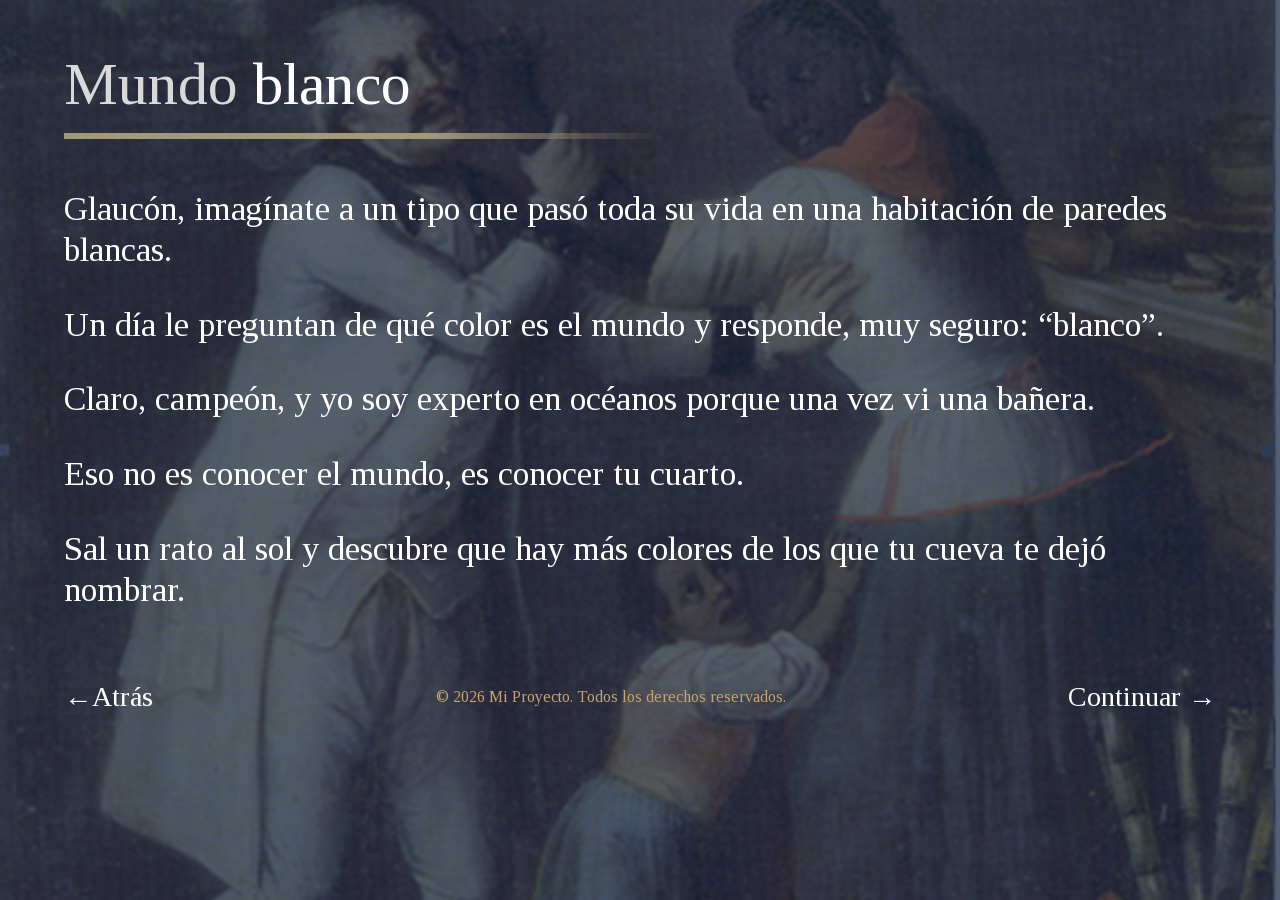
<file: mundo-blanco.html>
<!DOCTYPE html>
<html lang="es">
<head>
  <meta charset="UTF-8">
  <meta name="viewport" content="width=device-width, initial-scale=1">
  <title>Mundo blanco · Punto de Vista</title>
  <link rel="stylesheet" href="css/styles.css">
</head>
<body class="fondo fondo-mundo">
  <div class="contenedor">
    <header class="encabezado">
      <h1 class="titulo grande"><span class="tenue claro">Mundo</span> blanco</h1>
      <span class="barra"></span>
    </header>

    <main>
      <div class="texto">
        <p>Glaucón, imagínate a un tipo que pasó toda su vida en una habitación de paredes blancas.</p>
        <p>Un día le preguntan de qué color es el mundo y responde, muy seguro: “blanco”.</p>
        <p>Claro, campeón, y yo soy experto en océanos porque una vez vi una bañera.</p>
        <p>Eso no es conocer el mundo, es conocer tu cuarto.</p>
        <p>Sal un rato al sol y descubre que hay más colores de los que tu cueva te dejó nombrar.</p>
      </div>
    </main>
  </div>

  <footer class="pie interior">
    <a href="index.html">←Atrás</a>
    <span class="copy">© 2026 Mi Proyecto. Todos los derechos reservados.</span>
    <a href="color-negro.html">Continuar →</a>
  </footer>
</body>
</html>
</file>
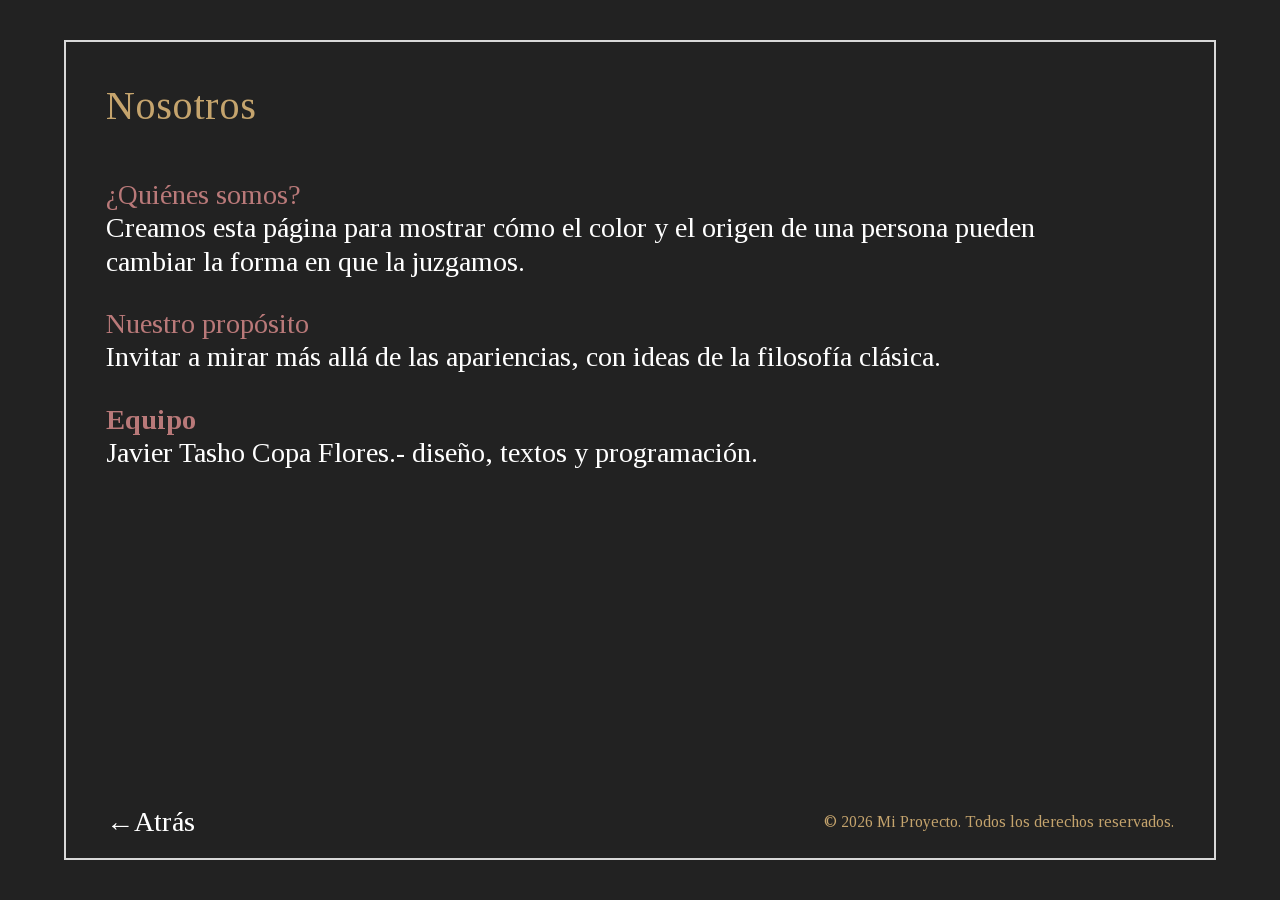
<file: nosotros.html>
<!DOCTYPE html>
<html lang="es">
<head>
  <meta charset="UTF-8">
  <meta name="viewport" content="width=device-width, initial-scale=1">
  <title>Nosotros · Punto de Vista</title>
  <link rel="stylesheet" href="css/styles.css">
</head>
<body class="oscuro">
  <div class="marco">
    <h1 class="titulo">Nosotros</h1>

    <main>
      <section class="bloque">
        <h2>¿Quiénes somos?</h2>
        <p>Creamos esta página para mostrar cómo el color y el origen de una persona pueden cambiar la forma en que la juzgamos.</p>
      </section>
      <section class="bloque">
        <h2>Nuestro propósito</h2>
        <p>Invitar a mirar más allá de las apariencias, con ideas de la filosofía clásica.</p>
      </section>
      <section class="bloque fuerte">
        <h2>Equipo</h2>
        <p>Javier Tasho Copa Flores.- diseño, textos y programación.</p>
      </section>
    </main>

    <footer class="pie interior">
      <a href="index.html">←Atrás</a>
      <span class="copy">© 2026 Mi Proyecto. Todos los derechos reservados.</span>
    </footer>
  </div>
</body>
</html>
</file>
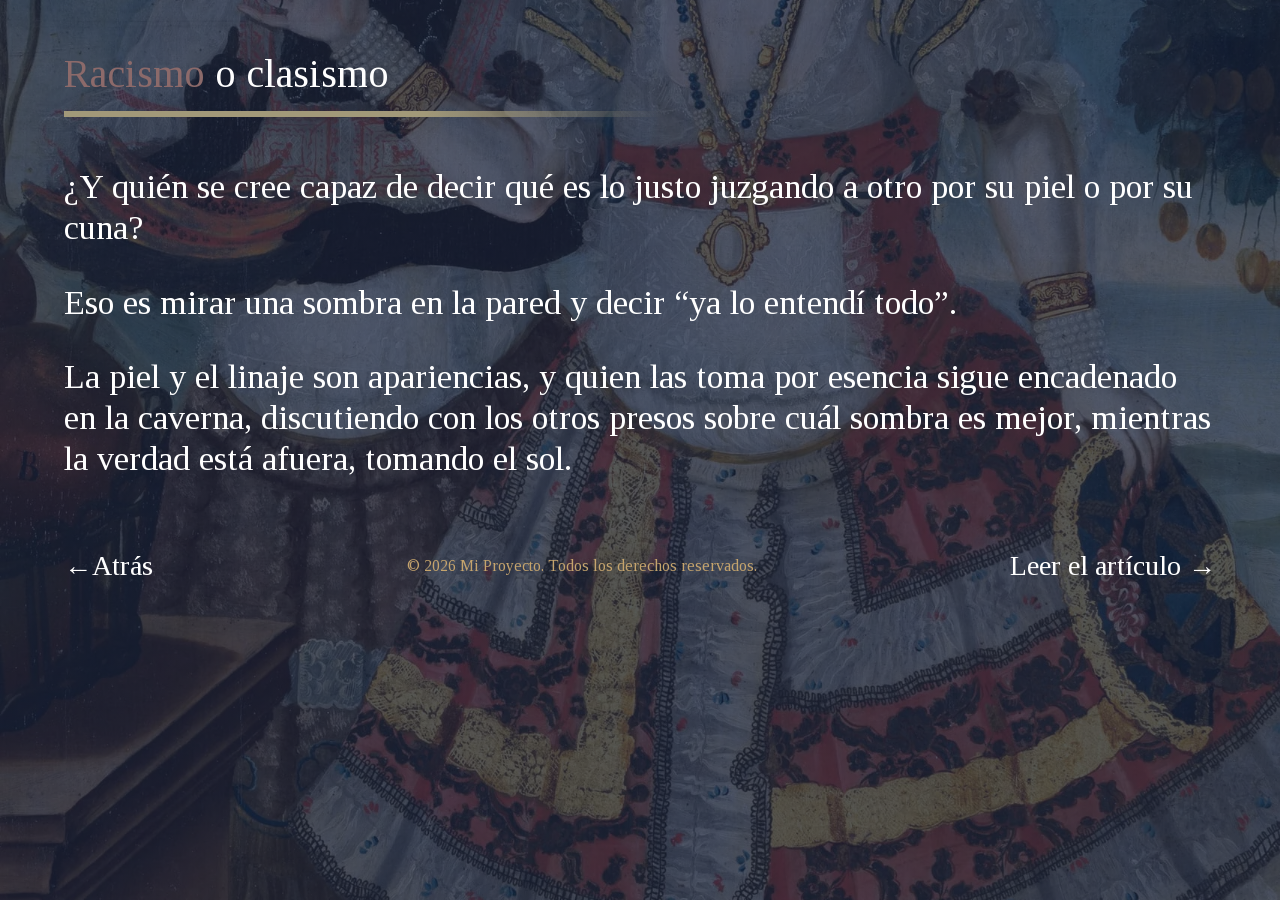
<file: racismo-clasismo.html>
<!DOCTYPE html>
<html lang="es">
<head>
  <meta charset="UTF-8">
  <meta name="viewport" content="width=device-width, initial-scale=1">
  <title>Racismo o clasismo · Punto de Vista</title>
  <link rel="stylesheet" href="css/styles.css">
</head>
<body class="fondo fondo-racismo">
  <div class="contenedor">
    <header class="encabezado">
      <h1 class="titulo"><span class="tenue">Racismo</span> o clasismo</h1>
      <span class="barra"></span>
    </header>

    <main>
      <div class="texto">
        <p>¿Y quién se cree capaz de decir qué es lo justo juzgando a otro por su piel o por su cuna?</p>
        <p>Eso es mirar una sombra en la pared y decir “ya lo entendí todo”.</p>
        <p>La piel y el linaje son apariencias, y quien las toma por esencia sigue encadenado en la caverna, discutiendo con los otros presos sobre cuál sombra es mejor, mientras la verdad está afuera, tomando el sol.</p>
      </div>
    </main>
  </div>

  <footer class="pie interior">
    <a href="color-negro.html">←Atrás</a>
    <span class="copy">© 2026 Mi Proyecto. Todos los derechos reservados.</span>
    <a href="articulo.html">Leer el artículo →</a>
  </footer>
</body>
</html>
</file>
<file: css/styles.css>
/* =====================================================
   Punto de Vista — estilos de todo el sitio
   Orden: 1 Base · 2 Páginas de temas · 3 Inicio
          4 Nosotros/Contactos · 5 Artículo · 6 Celular
   ===================================================== */

/* ---------- Fuentes (archivos en la carpeta fonts/) ---------- */
@font-face { font-family: 'Tinos'; font-weight: 400; src: url('../fonts/tinos-400.woff') format('woff'); }
@font-face { font-family: 'Tinos'; font-weight: 700; src: url('../fonts/tinos-700.woff') format('woff'); }
@font-face { font-family: 'Inter'; font-weight: 400; src: url('../fonts/inter-400.woff') format('woff'); }
@font-face { font-family: 'Charm'; src: local('Charm'), url('../fonts/charm-400.ttf') format('truetype'); }

/* ---------- 1. BASE ---------- */
:root {
  --fondo: #14213D;
  --panel: #1B2A46;
  --dorado: #C5A46D;
  --linea: #A29979;
  --letra: #F7E9F9;
  --gris: #D9D9D9;
  --tenue: #8C6A6A;
  --rosa: #B97979;
  --filete: rgba(162, 153, 121, 0.4);
  --serif: 'Tinos', 'Times New Roman', serif;
  --sans: 'Inter', Arial, sans-serif;
}

* { box-sizing: border-box; margin: 0; padding: 0; }

body {
  min-height: 100vh;
  display: flex;
  flex-direction: column;
  font-family: var(--serif);
  color: white;
  background: var(--fondo);
}

a { color: inherit; text-decoration: none; }
a:hover { color: var(--dorado); }
img { max-width: 100%; display: block; }
main { flex: 1; }

/* Caja centrada con márgenes a los lados */
.contenedor { width: 100%; min-width: 0; max-width: 1440px; margin: 0 auto; padding: 0 5vw; }

/* Texto pequeño en mayúsculas */
.etiqueta {
  display: block;
  font: 14px var(--sans);
  text-transform: uppercase;
  color: var(--dorado);
}

/* Pie de página */
.pie {
  display: flex;
  justify-content: space-between;
  align-items: center;
  gap: 12px;
  padding: 20px 5vw;
  color: var(--dorado);
}
.pie a { color: white; font-size: 28px; }
.pie a:hover { color: var(--dorado); }
.pie .copy { font-size: 16px; }
.pie.linea { border-top: 1px solid var(--filete); }

/* ---------- 2. PÁGINAS DE TEMAS (fondo con imagen) ---------- */
/* La imagen va en ::before fijo para que funcione también en iPhone */
body.fondo::before {
  content: "";
  position: fixed;
  inset: 0;
  z-index: -1;
  background-size: cover;
  background-position: center;
}
.fondo-mundo::before   { background-image: linear-gradient(rgba(20,33,61,.72), rgba(20,33,61,.72)), url('../img/a09f02.jpg'); }
.fondo-negro::before   { background-image: linear-gradient(rgba(20,33,61,.70), rgba(20,33,61,.70)), url('../img/8.jpg'); }
.fondo-racismo::before { background-image: linear-gradient(rgba(20,33,61,.72), rgba(20,33,61,.72)), url('../img/199041-3-primary.webp'); }

.encabezado { padding-top: 50px; }
.titulo { font-size: 40px; font-weight: 400; }
.titulo.grande { font-size: 60px; }
.titulo .tenue { color: var(--tenue); }
.titulo .tenue.claro { color: var(--gris); }

/* Línea dorada bajo el título */
.barra {
  display: block;
  width: 600px;
  max-width: 90%;
  height: 6px;
  margin-top: 14px;
  background: linear-gradient(90deg, var(--linea) 60%, transparent);
}

.contenedor > main { padding: 50px 0; }
.texto { max-width: 1200px; font-size: 34px; line-height: 1.2; }
.texto p + p { margin-top: 1em; }

/* ---------- 3. INICIO ---------- */
.nav {
  display: flex;
  justify-content: space-between;
  align-items: baseline;
  padding: 30px 0 14px;
  border-bottom: 1px solid var(--filete);
}
.nav .marca { font-size: 28px; color: var(--dorado); }
.nav ul { display: flex; gap: 50px; list-style: none; font-size: 22px; color: var(--letra); }

/* Barra dorada vertical a la izquierda del título */
.eje { position: relative; }
.eje::before {
  content: "";
  position: absolute;
  left: -18px;
  top: 56px;
  bottom: 0;
  width: 4px;
  background: var(--dorado);
}

.hero { padding-bottom: 40px; }
.hero h1 { margin-top: 14px; font-size: 56px; font-weight: 400; line-height: 1.35; color: var(--dorado); }
.hero .l1 { display: block; max-width: 827px; border-bottom: 4px solid var(--dorado); }

.seccion { padding: 20px 0; }
.seccion + .seccion { margin-top: 50px; }

/* Tarjetas de los tres temas */
.temas { display: grid; gap: 20px; margin-top: 18px; }

.tema {
  position: relative;
  display: grid;
  grid-template-columns: 37% 1fr;
  align-items: center;
  min-height: 124px;
  padding: 18px 30px;
  background: var(--panel);
  border-radius: 14px;
}
.tema:first-child .boton { color: var(--gris); }
.tema .boton { justify-self: start; font-size: 38px; padding: 4px 22px 4px 0; border-radius: 22px; }
.tema .boton::after { content: ""; position: absolute; inset: 0; }  /* toda la tarjeta es clicable */
.tema:hover .boton { background: var(--dorado); color: white; padding-left: 22px; }
.tema p { font-size: 24px; line-height: 1.35; color: var(--letra); border-left: 1px solid var(--filete); padding-left: 40px; }

.lema { margin: 10px 0 22px; font-size: 36px; font-weight: 400; line-height: 1.45; color: var(--letra); }

/* Dos paneles: carrusel y conversaciones */
.dos-paneles { display: grid; grid-template-columns: 1.2fr 1fr; gap: 32px; }
.panel { min-width: 0; min-height: 600px; padding: 30px; background: var(--panel); border-radius: 20px; }

/* Carrusel */
.carrusel { display: flex; flex-direction: column; height: 100%; margin-top: 30px; }
.slide { display: none; }
.slide.activa { display: block; }
.slide p { max-width: 600px; min-height: 2.3em; font-size: 34px; line-height: 1.15; }
.imagen { width: 368px; max-width: 78%; margin: 10px 0 0 40px; }


/* Conversaciones */
.btn-expandir { color: var(--dorado); background: none; border: 1px solid var(--dorado); border-radius: 10px; font: 16px var(--sans); cursor: pointer; }
.btn-expandir:hover { background: var(--dorado); color: var(--fondo); }
.chats { display: flex; flex-direction: column; border: 1px solid var(--linea); }
.chats-cab { display: flex; justify-content: space-between; align-items: center; }
.chats h2 { font-size: 30px; font-weight: 400; color: var(--letra); }
.btn-expandir { min-height: 44px; padding: 0 20px; font-size: 16px; }
.chats .sub { padding: 4px 0 16px; border-bottom: 1px solid var(--filete); font: 17px var(--sans); color: var(--letra); }
.chats-cuerpo { flex: 1; display: flex; flex-direction: column; padding-top: 60px; }
.chats-cuerpo h3 { margin: 10px 0 8px; font-size: 32px; font-weight: 400; color: var(--letra); }
.chats-cuerpo p { max-width: 28em; font: 18px/1.45 var(--sans); color: var(--letra); }
.reservado { margin-top: 40px; }
.entrada { margin-top: auto; padding: 22px 20px; background: var(--fondo); border-radius: 12px; font: 17px var(--sans); color: var(--letra); }

.chats.expandido { grid-column: 1 / -1; min-height: 720px; }  /* al expandir ocupa todo el ancho */

/* ---------- 4. NOSOTROS Y CONTACTOS ---------- */
body.oscuro { background: #222; }

.marco {
  flex: 1;
  display: flex;
  flex-direction: column;
  width: 90%;
  max-width: 1296px;
  margin: 40px auto;
  padding: 40px 40px 0;
  border: 2px solid var(--gris);
}
.marco .titulo { color: var(--dorado); }
.marco main { padding: 50px 0; }
.marco .pie { padding: 20px 0; }

.bloque + .bloque { margin-top: 30px; }
.bloque h2 { font-size: 28px; font-weight: 400; color: var(--rosa); }
.bloque.fuerte h2 { font-weight: 700; }
.bloque p { max-width: 1000px; font-size: 28px; line-height: 1.2; }

.nombre { margin-bottom: 30px; font-family: 'Charm', cursive; font-size: 50px; text-align: center; color: var(--dorado); }
.datos { display: grid; gap: 24px; list-style: none; font-size: 28px; }
.datos .k { color: var(--dorado); }
.datos a { text-decoration: underline; overflow-wrap: anywhere; }

/* ---------- 5. ARTÍCULO ---------- */
.indice {
  position: sticky;
  top: 0;
  display: flex;
  flex-wrap: wrap;
  gap: 4px 18px;
  padding: 10px 5vw;
  background: rgba(20, 33, 61, .96);
  border-bottom: 1px solid var(--filete);
  font: 14px var(--sans);
}
.indice a { padding: 8px 0; color: var(--letra); }
.indice .inicio { margin-right: auto; color: var(--dorado); }

.articulo { max-width: 780px; padding-top: 50px; padding-bottom: 50px; }
.articulo .autor { font: 14px var(--sans); text-transform: uppercase; color: var(--dorado); }
.articulo h1 { margin: 10px 0; font-size: 42px; font-weight: 400; line-height: 1.2; color: var(--dorado); }
.articulo h2 { margin: 56px 0 16px; padding-top: 18px; border-top: 1px solid var(--filete); font-size: 30px; font-weight: 400; line-height: 1.25; color: var(--dorado); scroll-margin-top: 70px; }
.articulo p { margin-top: 1.1em; font-size: 20px; line-height: 1.65; color: var(--letra); }
.articulo .destaque { color: var(--dorado); font-style: italic; }
.articulo .cierre { padding-left: 18px; border-left: 3px solid var(--dorado); color: white; }

/* ---------- 6. CHATS (chats.html) ---------- */
.chat { display: grid; grid-template-columns: 260px 1fr; gap: 24px; padding-bottom: 40px; }

.chat-temas { display: flex; flex-direction: column; gap: 10px; }
.chat-temas button {
  padding: 14px 18px;
  text-align: left;
  color: white;
  background: var(--panel);
  border: 1px solid transparent;
  border-radius: 12px;
  font: 20px var(--serif);
  cursor: pointer;
}
.chat-temas button:hover, .chat-temas .activo { border-color: var(--dorado); color: var(--dorado); }

.chat-caja { display: flex; flex-direction: column; min-height: 560px; padding: 24px; background: var(--panel); border: 1px solid var(--linea); border-radius: 20px; }
.chat-caja h2 { padding-bottom: 14px; border-bottom: 1px solid var(--filete); font-size: 28px; font-weight: 400; color: var(--letra); }

.mensajes { flex: 1; display: flex; flex-direction: column; gap: 12px; max-height: 420px; overflow-y: auto; padding: 16px 0; }
.mensaje { max-width: 80%; padding: 10px 16px; background: var(--fondo); border-radius: 12px; font-family: var(--sans); }
.mensaje strong { font-size: 14px; color: var(--dorado); }
.mensaje p { margin-top: 4px; font-size: 17px; line-height: 1.4; overflow-wrap: anywhere; }
.vacio { margin: auto; font: 17px var(--sans); color: var(--letra); }

.chat-form { display: flex; gap: 10px; }
.chat-form input { padding: 14px; color: white; background: var(--fondo); border: 1px solid var(--filete); border-radius: 12px; font: 17px var(--sans); }
.chat-form #nombre { width: 140px; }
.chat-form #texto { flex: 1; min-width: 0; }
.chat-form button { padding: 0 24px; color: var(--fondo); background: var(--dorado); border: 0; border-radius: 12px; font: 17px var(--sans); cursor: pointer; }

@media (max-width: 900px) {
  .chat { grid-template-columns: 1fr; }
  .chat-temas { flex-direction: row; flex-wrap: wrap; }
  .chat-form { flex-wrap: wrap; }
  .chat-form #nombre { width: 100%; }
}

/* ---------- 7. CELULAR Y TABLET ---------- */
@media (max-width: 900px) {
  .dos-paneles { grid-template-columns: minmax(0, 1fr); }
  .panel { min-height: 420px; }
  .chats.expandido { min-height: 560px; }
  .tema { grid-template-columns: 1fr; gap: 10px; }
  .tema p { border-left: 0; padding-left: 0; }
  .eje::before { display: none; }
}

@media (max-width: 600px) {
  .titulo, .marco .titulo { font-size: 30px; }
  .titulo.grande { font-size: 36px; }
  .texto { font-size: 22px; }
  .hero h1 { font-size: 30px; }
  .lema { font-size: 26px; }
  .tema .boton { font-size: 28px; }
  .tema p, .bloque p, .datos { font-size: 18px; }
  .bloque h2 { font-size: 20px; }
  .slide p { font-size: 24px; }
  .nombre { font-size: 32px; }
  .nav ul { gap: 20px; font-size: 17px; }
  .pie { flex-direction: column; text-align: center; }
  .pie a { font-size: 20px; }
  .pie .copy { order: 3; font-size: 14px; }
  .marco { padding: 18px 16px 0; }
}
</file>
<file: pages/css/styles.css>
/* =====================================================
   Punto de Vista — estilos de todo el sitio
   Orden: 1 Base · 2 Páginas de temas · 3 Inicio
          4 Nosotros/Contactos · 5 Artículo · 6 Celular
   ===================================================== */

/* ---------- Fuentes (archivos en la carpeta fonts/) ---------- */
@font-face { font-family: 'Tinos'; font-weight: 400; src: url('../fonts/tinos-400.woff') format('woff'); }
@font-face { font-family: 'Tinos'; font-weight: 700; src: url('../fonts/tinos-700.woff') format('woff'); }
@font-face { font-family: 'Inter'; font-weight: 400; src: url('../fonts/inter-400.woff') format('woff'); }
@font-face { font-family: 'Charm'; src: local('Charm'), url('../fonts/charm-400.ttf') format('truetype'); }

/* ---------- 1. BASE ---------- */
:root {
  --fondo: #14213D;
  --panel: #1B2A46;
  --dorado: #C5A46D;
  --linea: #A29979;
  --letra: #F7E9F9;
  --gris: #D9D9D9;
  --tenue: #8C6A6A;
  --rosa: #B97979;
  --filete: rgba(162, 153, 121, 0.4);
  --serif: 'Tinos', 'Times New Roman', serif;
  --sans: 'Inter', Arial, sans-serif;
}

* { box-sizing: border-box; margin: 0; padding: 0; }

body {
  min-height: 100vh;
  display: flex;
  flex-direction: column;
  font-family: var(--serif);
  color: white;
  background: var(--fondo);
}

a { color: inherit; text-decoration: none; }
a:hover { color: var(--dorado); }
img { max-width: 100%; display: block; }
main { flex: 1; }

/* Caja centrada con márgenes a los lados */
.contenedor { max-width: 1440px; margin: 0 auto; padding: 0 5vw; }

/* Texto pequeño en mayúsculas */
.etiqueta {
  display: block;
  font: 14px var(--sans);
  text-transform: uppercase;
  color: var(--dorado);
}

/* Pie de página */
.pie {
  display: flex;
  justify-content: space-between;
  align-items: center;
  gap: 12px;
  padding: 20px 5vw;
  color: var(--dorado);
}
.pie a { color: white; font-size: 28px; }
.pie a:hover { color: var(--dorado); }
.pie .copy { font-size: 16px; }
.pie.linea { border-top: 1px solid var(--filete); }

/* ---------- 2. PÁGINAS DE TEMAS (fondo con imagen) ---------- */
/* La imagen va en ::before fijo para que funcione también en iPhone */
body.fondo::before {
  content: "";
  position: fixed;
  inset: 0;
  z-index: -1;
  background-size: cover;
  background-position: center;
}
.fondo-mundo::before   { background-image: linear-gradient(rgba(20,33,61,.72), rgba(20,33,61,.72)), url('../img/a09f02.jpg'); }
.fondo-negro::before   { background-image: linear-gradient(rgba(20,33,61,.70), rgba(20,33,61,.70)), url('../img/8.jpg'); }
.fondo-racismo::before { background-image: linear-gradient(rgba(20,33,61,.72), rgba(20,33,61,.72)), url('../img/199041-3-primary.webp'); }

.encabezado { padding-top: 50px; }
.titulo { font-size: 40px; font-weight: 400; }
.titulo.grande { font-size: 60px; }
.titulo .tenue { color: var(--tenue); }
.titulo .tenue.claro { color: var(--gris); }

/* Línea dorada bajo el título */
.barra {
  display: block;
  width: 600px;
  max-width: 90%;
  height: 6px;
  margin-top: 14px;
  background: linear-gradient(90deg, var(--linea) 60%, transparent);
}

.contenedor > main { padding: 50px 0; }
.texto { max-width: 1200px; font-size: 34px; line-height: 1.2; }
.texto p + p { margin-top: 1em; }

/* ---------- 3. INICIO ---------- */
.nav {
  display: flex;
  justify-content: space-between;
  align-items: baseline;
  padding: 30px 0 14px;
  border-bottom: 1px solid var(--filete);
}
.nav .marca { font-size: 28px; color: var(--dorado); }
.nav ul { display: flex; gap: 50px; list-style: none; font-size: 22px; color: var(--letra); }

/* Barra dorada vertical a la izquierda del título */
.eje { position: relative; }
.eje::before {
  content: "";
  position: absolute;
  left: -18px;
  top: 56px;
  bottom: 0;
  width: 4px;
  background: var(--dorado);
}

.hero { padding-bottom: 40px; }
.hero h1 { margin-top: 14px; font-size: 56px; font-weight: 400; line-height: 1.35; color: var(--dorado); }
.hero .l1 { display: block; max-width: 827px; border-bottom: 4px solid var(--dorado); }

.seccion { padding: 20px 0; }
.seccion + .seccion { margin-top: 50px; }

/* Tarjetas de los tres temas */
.temas { display: grid; gap: 20px; margin-top: 18px; }

.tema {
  position: relative;
  display: grid;
  grid-template-columns: 37% 1fr;
  align-items: center;
  min-height: 124px;
  padding: 18px 30px;
  background: var(--panel);
  border-radius: 14px;
}
.tema:first-child .boton { color: var(--gris); }
.tema .boton { justify-self: start; font-size: 38px; padding: 4px 22px 4px 0; border-radius: 22px; }
.tema .boton::after { content: ""; position: absolute; inset: 0; }  /* toda la tarjeta es clicable */
.tema:hover .boton { background: var(--dorado); color: white; padding-left: 22px; }
.tema p { font-size: 24px; line-height: 1.35; color: var(--letra); border-left: 1px solid var(--filete); padding-left: 40px; }

.lema { margin: 10px 0 22px; font-size: 36px; font-weight: 400; line-height: 1.45; color: var(--letra); }

/* Dos paneles: carrusel y conversaciones */
.dos-paneles { display: grid; grid-template-columns: 1.2fr 1fr; gap: 32px; }
.panel { min-height: 600px; padding: 30px; background: var(--panel); border-radius: 20px; }

/* Carrusel */
.carrusel { display: flex; flex-direction: column; height: 100%; margin-top: 30px; }
.slide { display: none; }
.slide.activa { display: block; }
.slide p { max-width: 600px; min-height: 2.3em; font-size: 34px; line-height: 1.15; }
.imagen { width: 368px; max-width: 78%; margin: 10px 0 0 40px; }


/* Conversaciones */
.btn-expandir { color: var(--dorado); background: none; border: 1px solid var(--dorado); border-radius: 10px; font: 16px var(--sans); cursor: pointer; }
.btn-expandir:hover { background: var(--dorado); color: var(--fondo); }
.chats { display: flex; flex-direction: column; border: 1px solid var(--linea); }
.chats-cab { display: flex; justify-content: space-between; align-items: center; }
.chats h2 { font-size: 30px; font-weight: 400; color: var(--letra); }
.btn-expandir { min-height: 44px; padding: 0 20px; font-size: 16px; }
.chats .sub { padding: 4px 0 16px; border-bottom: 1px solid var(--filete); font: 17px var(--sans); color: var(--letra); }
.chats-cuerpo { flex: 1; display: flex; flex-direction: column; padding-top: 60px; }
.chats-cuerpo h3 { margin: 10px 0 8px; font-size: 32px; font-weight: 400; color: var(--letra); }
.chats-cuerpo p { max-width: 28em; font: 18px/1.45 var(--sans); color: var(--letra); }
.reservado { margin-top: 40px; }
.entrada { margin-top: auto; padding: 22px 20px; background: var(--fondo); border-radius: 12px; font: 17px var(--sans); color: var(--letra); }

.chats.expandido { grid-column: 1 / -1; min-height: 720px; }  /* al expandir ocupa todo el ancho */

/* ---------- 4. NOSOTROS Y CONTACTOS ---------- */
body.oscuro { background: #222; }

.marco {
  flex: 1;
  display: flex;
  flex-direction: column;
  width: 90%;
  max-width: 1296px;
  margin: 40px auto;
  padding: 40px 40px 0;
  border: 2px solid var(--gris);
}
.marco .titulo { color: var(--dorado); }
.marco main { padding: 50px 0; }
.marco .pie { padding: 20px 0; }

.bloque + .bloque { margin-top: 30px; }
.bloque h2 { font-size: 28px; font-weight: 400; color: var(--rosa); }
.bloque.fuerte h2 { font-weight: 700; }
.bloque p { max-width: 1000px; font-size: 28px; line-height: 1.2; }

.nombre { margin-bottom: 30px; font-family: 'Charm', cursive; font-size: 50px; text-align: center; color: var(--dorado); }
.datos { display: grid; gap: 24px; list-style: none; font-size: 28px; }
.datos .k { color: var(--dorado); }
.datos a { text-decoration: underline; overflow-wrap: anywhere; }

/* ---------- 5. ARTÍCULO ---------- */
.indice {
  position: sticky;
  top: 0;
  display: flex;
  flex-wrap: wrap;
  gap: 4px 18px;
  padding: 10px 5vw;
  background: rgba(20, 33, 61, .96);
  border-bottom: 1px solid var(--filete);
  font: 14px var(--sans);
}
.indice a { padding: 8px 0; color: var(--letra); }
.indice .inicio { margin-right: auto; color: var(--dorado); }

.articulo { max-width: 780px; padding-top: 50px; padding-bottom: 50px; }
.articulo .autor { font: 14px var(--sans); text-transform: uppercase; color: var(--dorado); }
.articulo h1 { margin: 10px 0; font-size: 42px; font-weight: 400; line-height: 1.2; color: var(--dorado); }
.articulo h2 { margin: 56px 0 16px; padding-top: 18px; border-top: 1px solid var(--filete); font-size: 30px; font-weight: 400; line-height: 1.25; color: var(--dorado); scroll-margin-top: 70px; }
.articulo p { margin-top: 1.1em; font-size: 20px; line-height: 1.65; color: var(--letra); }
.articulo .destaque { color: var(--dorado); font-style: italic; }
.articulo .cierre { padding-left: 18px; border-left: 3px solid var(--dorado); color: white; }

/* ---------- 6. CELULAR Y TABLET ---------- */
@media (max-width: 900px) {
  .dos-paneles { grid-template-columns: 1fr; }
  .panel { min-height: 420px; }
  .chats.expandido { min-height: 560px; }
  .tema { grid-template-columns: 1fr; gap: 10px; }
  .tema p { border-left: 0; padding-left: 0; }
  .eje::before { display: none; }
}

@media (max-width: 600px) {
  .titulo, .marco .titulo { font-size: 30px; }
  .titulo.grande { font-size: 36px; }
  .texto { font-size: 22px; }
  .hero h1 { font-size: 30px; }
  .lema { font-size: 26px; }
  .tema .boton { font-size: 28px; }
  .tema p, .bloque p, .datos { font-size: 18px; }
  .bloque h2 { font-size: 20px; }
  .slide p { font-size: 24px; }
  .nombre { font-size: 32px; }
  .nav ul { gap: 20px; font-size: 17px; }
  .pie { flex-direction: column; text-align: center; }
  .pie a { font-size: 20px; }
  .pie .copy { order: 3; font-size: 14px; }
  .marco { padding: 18px 16px 0; }
}
</file>
